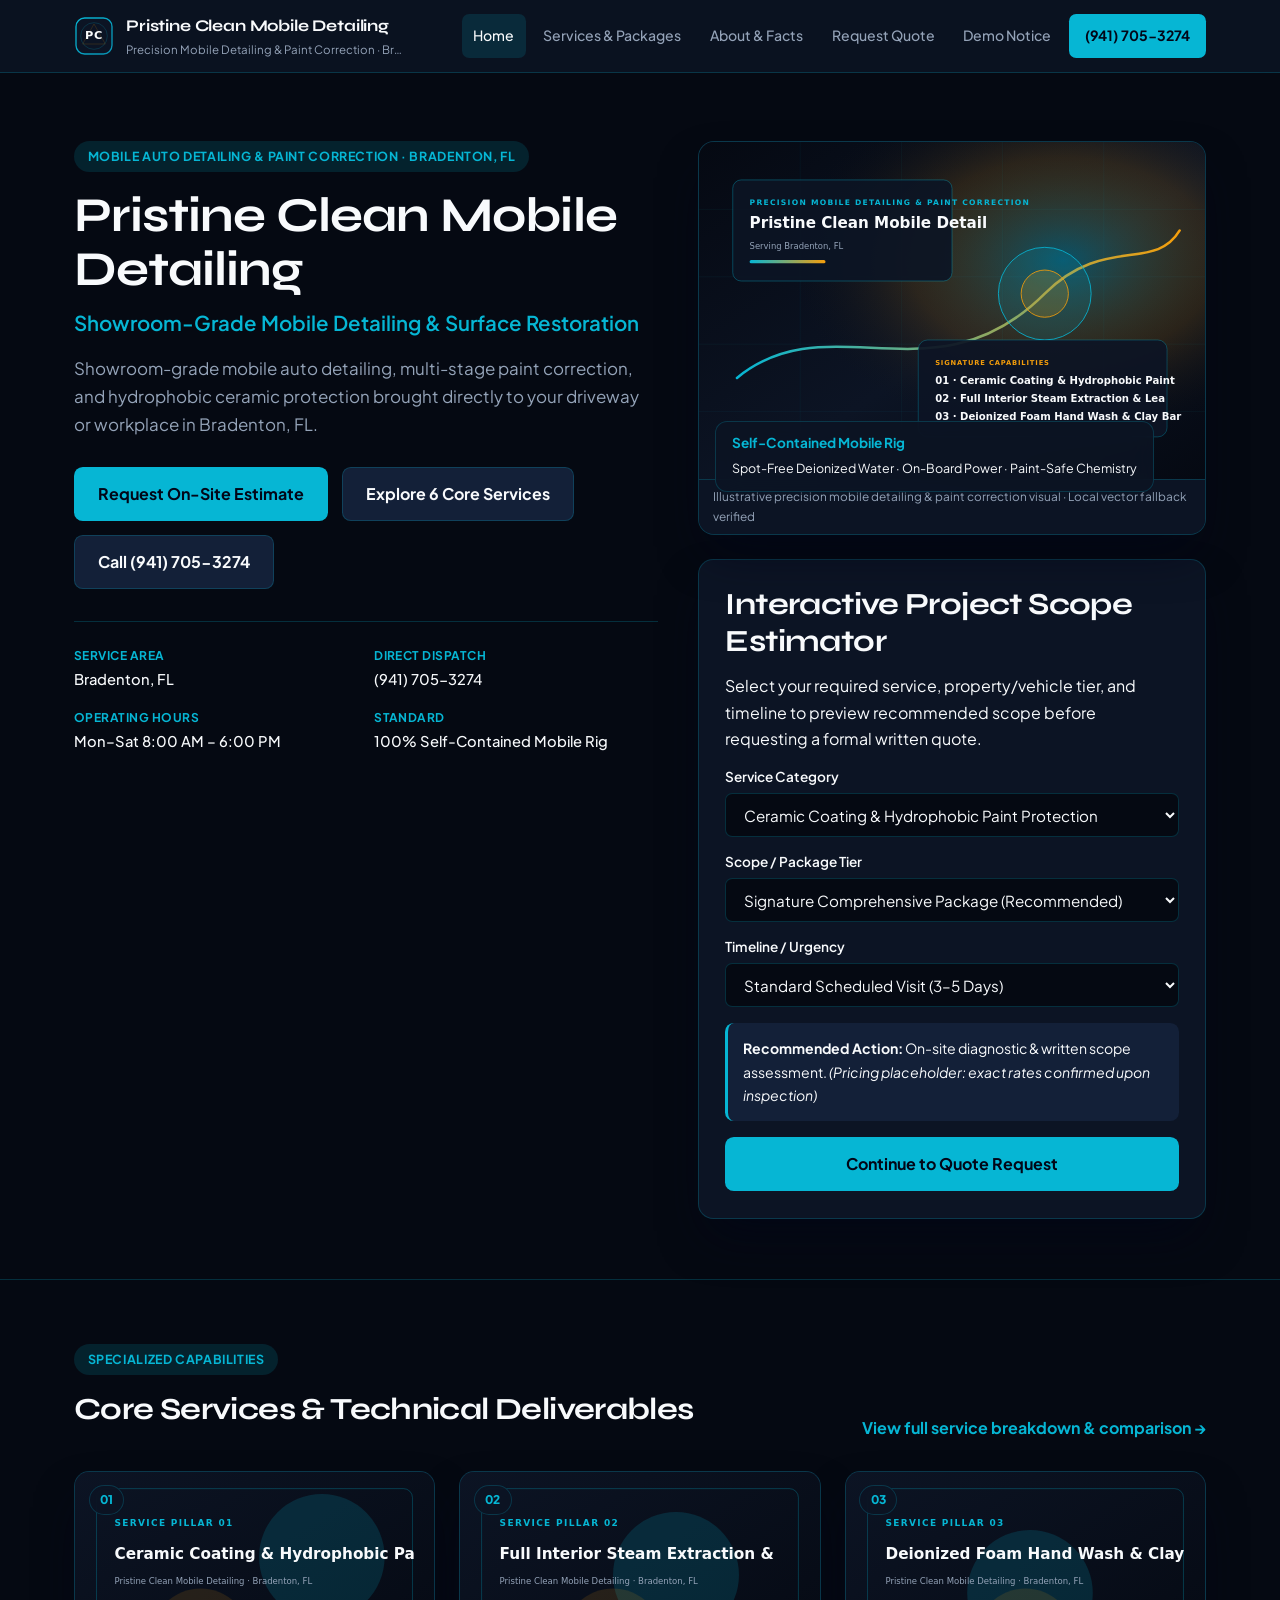
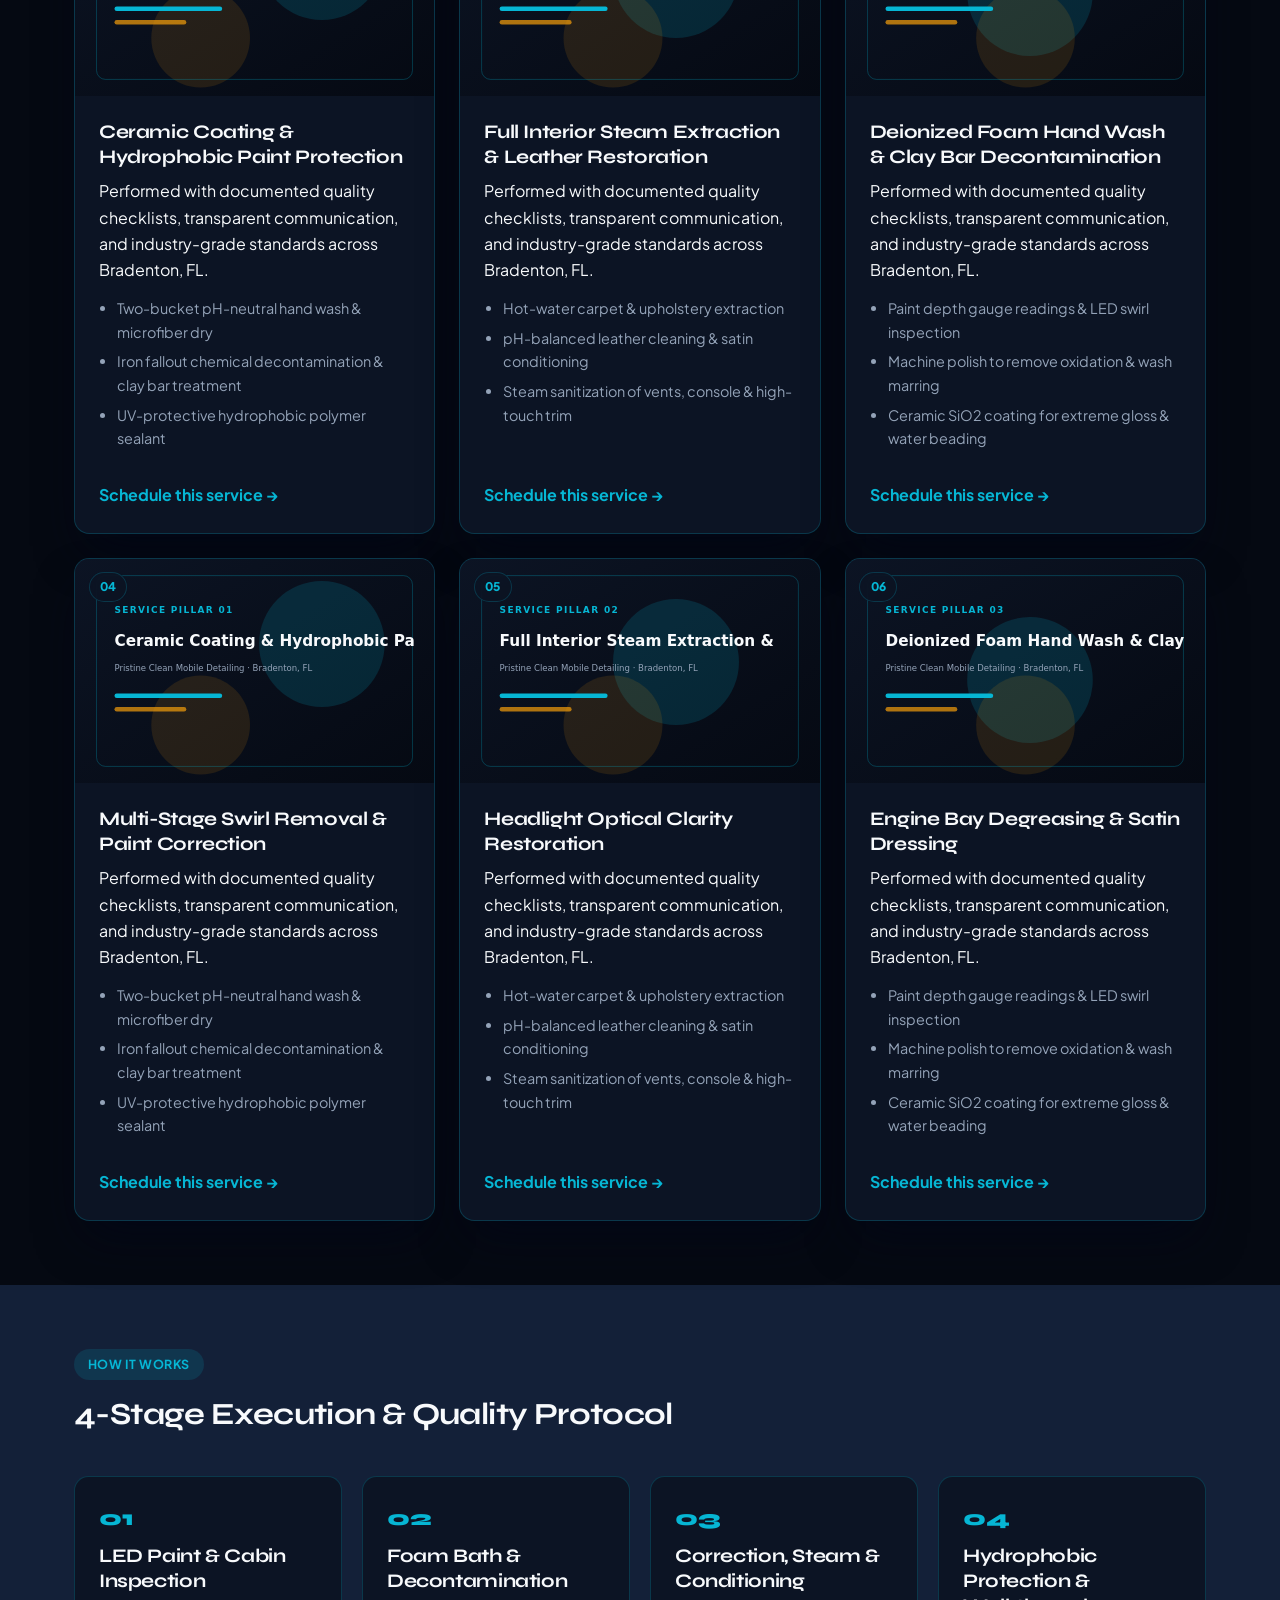
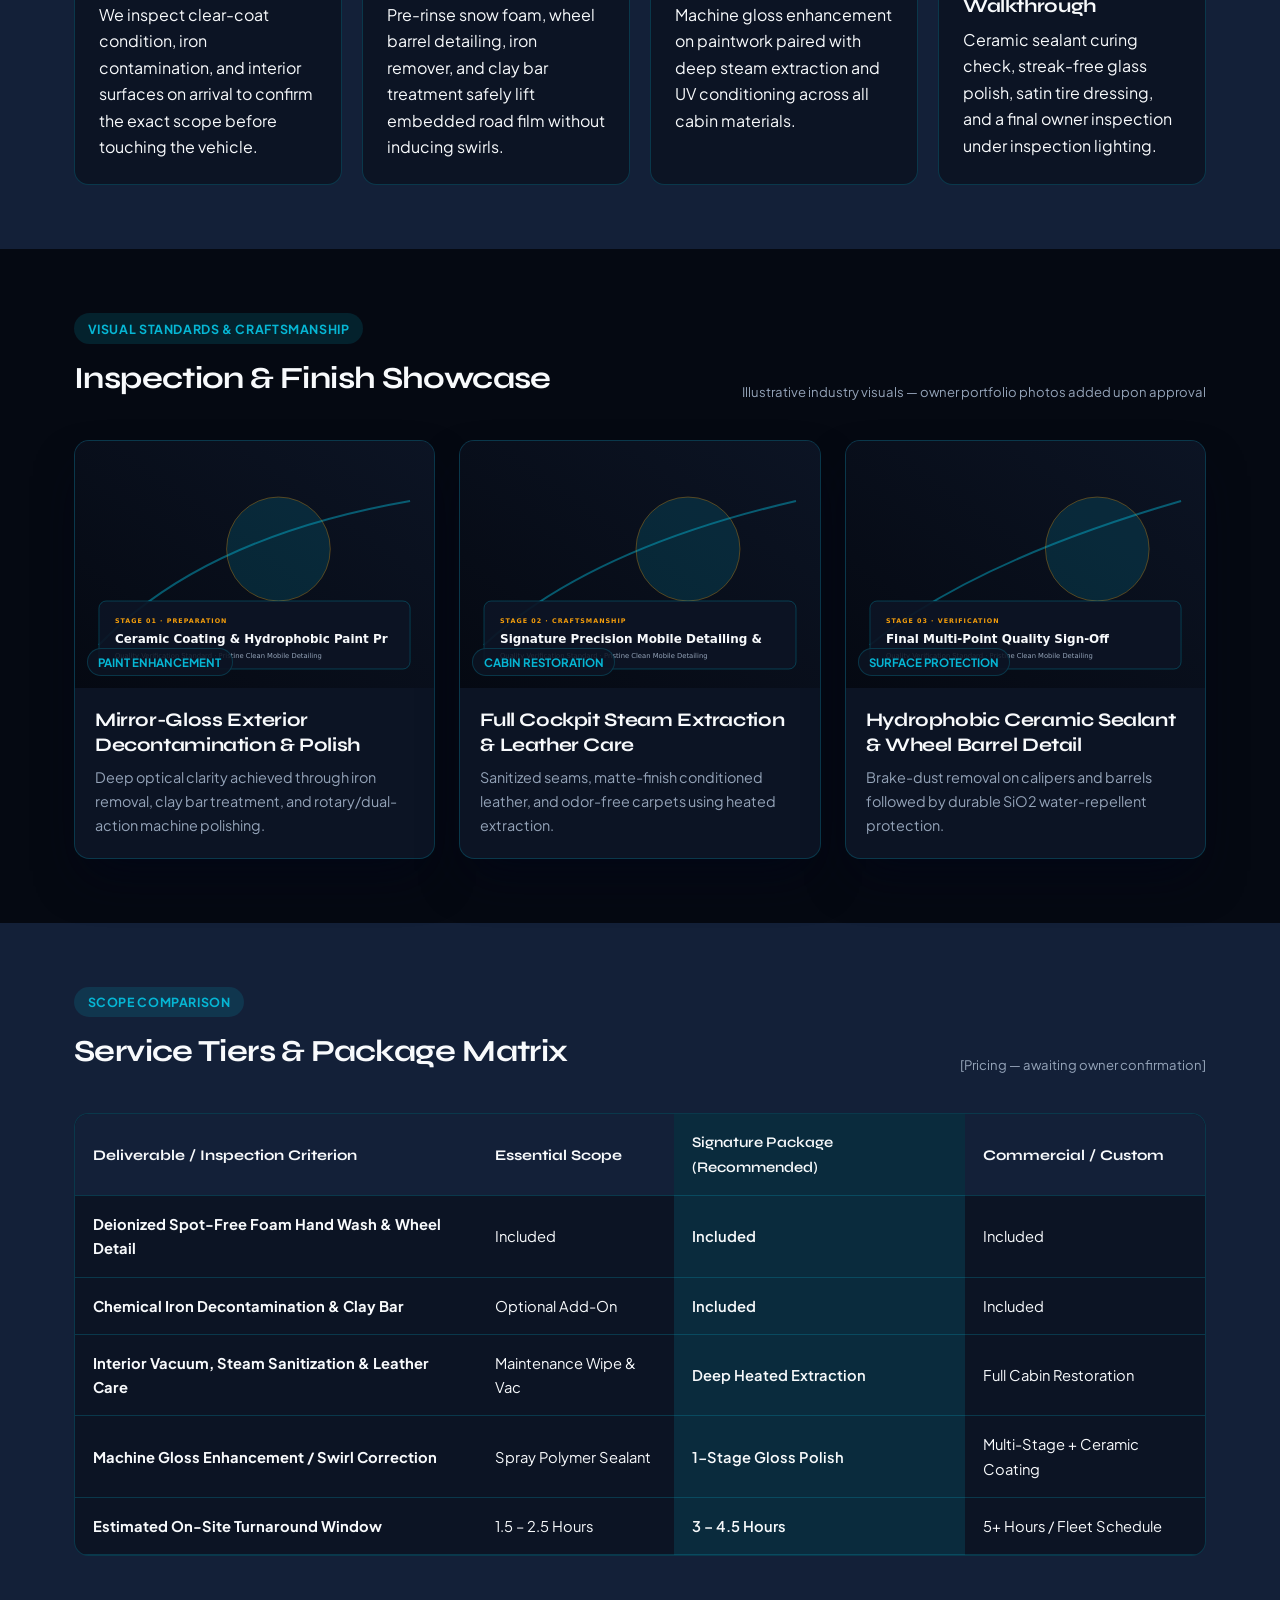
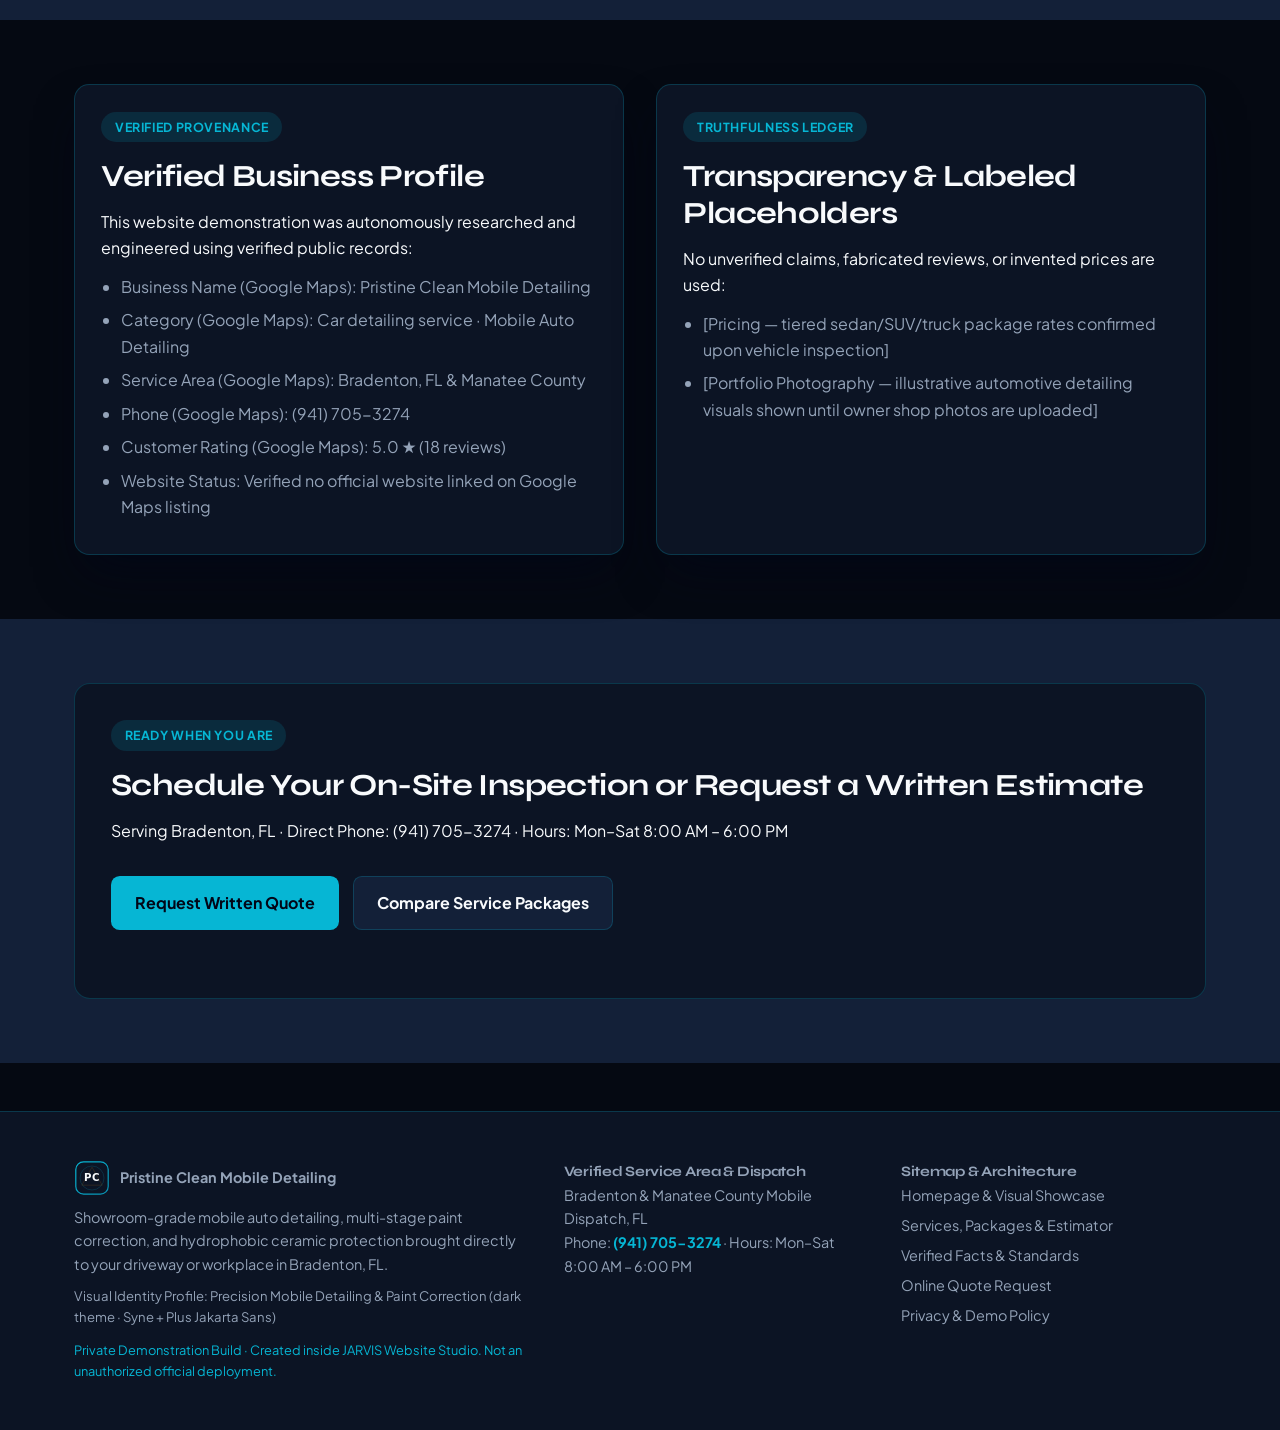
<file: index.html>
<!DOCTYPE html>
<html lang="en" data-theme="dark" data-industry="auto_detailing">
<head>
  <meta charset="UTF-8" />
  <meta name="viewport" content="width=device-width, initial-scale=1.0" />
  <title>Mobile Auto Detailing &amp; Paint Correction in Bradenton, FL | Pristine Clean Mobile Detailing</title>
  <meta name="description" content="Pristine Clean Mobile Detailing in Bradenton, FL: Showroom-grade mobile auto detailing, multi-stage paint correction, and hydrophobic ceramic protection broug" />
  <meta property="og:title" content="Mobile Auto Detailing &amp; Paint Correction in Bradenton, FL | Pristine Clean Mobile Detailing" />
  <meta property="og:description" content="Pristine Clean Mobile Detailing in Bradenton, FL: Showroom-grade mobile auto detailing, multi-stage paint correction, and hydrophobic ceramic protection broug" />
  <meta property="og:type" content="website" />
  <meta property="og:image" content="https://pristine-clean-mobile-detailing.example.com/hero-visual.svg" />
  <link rel="canonical" href="https://pristine-clean-mobile-detailing.example.com/index.html" />
  <link rel="preconnect" href="https://fonts.googleapis.com" />
  <link rel="preconnect" href="https://fonts.gstatic.com" crossorigin />
  <link rel="stylesheet" href="https://fonts.googleapis.com/css2?family=Plus+Jakarta+Sans:wght@400;500;600;700&family=Syne:wght@700;800&display=swap" />
  <link rel="stylesheet" href="styles.css" />
  <script type="application/ld+json">
{
  "@context": "https://schema.org",
  "@type": "LocalBusiness",
  "name": "Pristine Clean Mobile Detailing",
  "description": "Pristine Clean Mobile Detailing in Bradenton, FL: Showroom-grade mobile auto detailing, multi-stage paint correction, and hydrophobic ceramic protection broug",
  "image": "https://pristine-clean-mobile-detailing.example.com/hero-visual.svg",
  "telephone": "(941) 705-3274",
  "address": {
    "@type": "PostalAddress",
    "streetAddress": "Bradenton & Manatee County Mobile Dispatch, FL",
    "addressLocality": "Bradenton, FL"
  },
  "url": "https://pristine-clean-mobile-detailing.example.com/"
}
  </script>
</head>
<body>

  <header class="site-header" data-theme="dark">
    <div class="container nav-row">
      <a href="index.html" class="brand">
        <img src="brand-emblem.svg" alt="Pristine Clean Mobile Detailing emblem" width="42" height="42" class="brand-emblem" />
        <span>
          <strong class="brand-name">Pristine Clean Mobile Detailing</strong>
          <small class="brand-loc">Precision Mobile Detailing &amp; Paint Correction · Bradenton, FL</small>
        </span>
      </a>
      <button type="button" class="nav-toggle" data-nav-toggle aria-expanded="false" aria-controls="primary-navigation" aria-label="Toggle navigation menu">Menu</button>
      <nav id="primary-navigation" class="site-nav" data-nav-menu aria-label="Primary Navigation">
        <a href="index.html" class="active">Home</a>
        <a href="services.html" class="">Services &amp; Packages</a>
        <a href="about.html" class="">About &amp; Facts</a>
        <a href="contact.html" class="">Request Quote</a>
        <a href="privacy.html" class="">Demo Notice</a>
        <a href="tel:9417053274" class="nav-cta-phone">(941) 705-3274</a>
      </nav>
    </div>
  </header>
  <main>
    <section class="hero hero--split_showcase">
      <div class="container hero-grid">
        <div class="hero-copy">
          <span class="eyebrow-badge">Mobile Auto Detailing &amp; Paint Correction · Bradenton, FL</span>
          <h1>Pristine Clean Mobile Detailing</h1>
          <p class="hero-kicker">Showroom-Grade Mobile Detailing &amp; Surface Restoration</p>
          <p class="lead">Showroom-grade mobile auto detailing, multi-stage paint correction, and hydrophobic ceramic protection brought directly to your driveway or workplace in Bradenton, FL.</p>
          <div class="cta-group">
            <a href="contact.html" class="btn-primary">Request On-Site Estimate</a>
            <a href="services.html" class="btn-secondary">Explore 6 Core Services</a>
            <a href="tel:9417053274" class="btn-secondary">Call (941) 705-3274</a>
          </div>
          <div class="trust-strip" role="region" aria-label="Key Service Commitments">
            <div><strong>Service Area</strong><span>Bradenton, FL</span></div>
            <div><strong>Direct Dispatch</strong><span>(941) 705-3274</span></div>
            <div><strong>Operating Hours</strong><span>Mon–Sat 8:00 AM – 6:00 PM</span></div>
            <div><strong>Standard</strong><span>100% Self-Contained Mobile Rig</span></div>
          </div>
        </div>

        <div class="hero-visual-stack">
          <figure class="hero-media">
            <img
              src="https://images.unsplash.com/photo-1601362840469-51e4d8d58785?auto=format&fit=crop&w=1400&q=85"
              data-local-asset="hero-visual.svg"
              onerror="this.onerror=null;this.src='hero-visual.svg';"
              alt="Pristine Clean Mobile Detailing — high-gloss exterior paint correction and mobile detailing finish in Bradenton, FL"
              width="1200"
              height="800"
              fetchpriority="high"
              decoding="async"
              class="hero-img"
            />
            <div class="hero-floating-badge">
              <strong>Self-Contained Mobile Rig</strong>
              <span>Spot-Free Deionized Water · On-Board Power · Paint-Safe Chemistry</span>
            </div>
            <figcaption class="media-caption">Illustrative precision mobile detailing &amp; paint correction visual · Local vector fallback verified</figcaption>
          </figure>

          <aside class="estimator-card" aria-label="Interactive Project Scope Estimator">
            <h2>Interactive Project Scope Estimator</h2>
            <p>Select your required service, property/vehicle tier, and timeline to preview recommended scope before requesting a formal written quote.</p>
            <form data-estimator-form>
              <label for="est-service">Service Category</label>
              <select id="est-service" name="service">
                <option value="0">Ceramic Coating &amp; Hydrophobic Paint Protection</option>
                <option value="1">Full Interior Steam Extraction &amp; Leather Restoration</option>
                <option value="2">Deionized Foam Hand Wash &amp; Clay Bar Decontamination</option>
                <option value="3">Multi-Stage Swirl Removal &amp; Paint Correction</option>
                <option value="4">Headlight Optical Clarity Restoration</option>
                <option value="5">Engine Bay Degreasing &amp; Satin Dressing</option>
              </select>
              <label for="est-tier">Scope / Package Tier</label>
              <select id="est-tier" name="tier">
                <option value="signature">Signature Comprehensive Package (Recommended)</option>
                <option value="essential">Essential Maintenance Scope</option>
                <option value="custom">Commercial / Fleet / Custom Multi-Unit Scope</option>
              </select>
              <label for="est-urgency">Timeline / Urgency</label>
              <select id="est-urgency" name="urgency">
                <option value="standard">Standard Scheduled Visit (3–5 Days)</option>
                <option value="priority">Priority Dispatch (Within 24–48 Hours)</option>
                <option value="emergency">Same-Day / Urgent Response</option>
              </select>
              <div class="estimator-output" data-estimator-output>
                <strong>Recommended Action:</strong> On-site diagnostic &amp; written scope assessment. <em>(Pricing placeholder: exact rates confirmed upon inspection)</em>
              </div>
              <a href="contact.html" class="btn-primary full-width">Continue to Quote Request</a>
            </form>
          </aside>
        </div>
      </div>
    </section>

    <section class="section">
      <div class="container">
        <div class="section-header">
          <div>
            <span class="eyebrow-badge">Specialized Capabilities</span>
            <h2>Core Services &amp; Technical Deliverables</h2>
          </div>
          <a href="services.html" class="text-link">View full service breakdown &amp; comparison →</a>
        </div>
        <div class="cards-grid">
          
          <article class="service-card service-card--media">
            <div class="service-card-media">
              <img
                src="https://images.unsplash.com/photo-1520340356584-f9917d1eea6f?auto=format&fit=crop&w=900&q=80"
                data-local-asset="service-1.svg"
                onerror="this.onerror=null;this.src='service-1.svg';"
                alt="Ceramic Coating &amp; Hydrophobic Paint Protection — Pristine Clean Mobile Detailing in Bradenton, FL"
                width="800"
                height="520"
                loading="lazy"
                decoding="async"
              />
              <span class="step-badge">01</span>
            </div>
            <div class="service-card-body">
              <h3>Ceramic Coating &amp; Hydrophobic Paint Protection</h3>
              <p>Performed with documented quality checklists, transparent communication, and industry-grade standards across Bradenton, FL.</p>
              <ul class="deliverable-list">
                <li>Two-bucket pH-neutral hand wash &amp; microfiber dry</li>
                <li>Iron fallout chemical decontamination &amp; clay bar treatment</li>
                <li>UV-protective hydrophobic polymer sealant</li>
              </ul>
              <a href="contact.html?service=Ceramic%20Coating%20%26%20Hydrophobic%20Paint%20Protection" class="text-link">Schedule this service →</a>
            </div>
          </article>
          
          <article class="service-card service-card--media">
            <div class="service-card-media">
              <img
                src="https://images.unsplash.com/photo-1507136566006-cfc505b114fc?auto=format&fit=crop&w=900&q=80"
                data-local-asset="service-2.svg"
                onerror="this.onerror=null;this.src='service-2.svg';"
                alt="Full Interior Steam Extraction &amp; Leather Restoration — Pristine Clean Mobile Detailing in Bradenton, FL"
                width="800"
                height="520"
                loading="lazy"
                decoding="async"
              />
              <span class="step-badge">02</span>
            </div>
            <div class="service-card-body">
              <h3>Full Interior Steam Extraction &amp; Leather Restoration</h3>
              <p>Performed with documented quality checklists, transparent communication, and industry-grade standards across Bradenton, FL.</p>
              <ul class="deliverable-list">
                <li>Hot-water carpet &amp; upholstery extraction</li>
                <li>pH-balanced leather cleaning &amp; satin conditioning</li>
                <li>Steam sanitization of vents, console &amp; high-touch trim</li>
              </ul>
              <a href="contact.html?service=Full%20Interior%20Steam%20Extraction%20%26%20Leather%20Restoration" class="text-link">Schedule this service →</a>
            </div>
          </article>
          
          <article class="service-card service-card--media">
            <div class="service-card-media">
              <img
                src="https://images.unsplash.com/photo-1619642751034-765dfdf7c58e?auto=format&fit=crop&w=900&q=80"
                data-local-asset="service-3.svg"
                onerror="this.onerror=null;this.src='service-3.svg';"
                alt="Deionized Foam Hand Wash &amp; Clay Bar Decontamination — Pristine Clean Mobile Detailing in Bradenton, FL"
                width="800"
                height="520"
                loading="lazy"
                decoding="async"
              />
              <span class="step-badge">03</span>
            </div>
            <div class="service-card-body">
              <h3>Deionized Foam Hand Wash &amp; Clay Bar Decontamination</h3>
              <p>Performed with documented quality checklists, transparent communication, and industry-grade standards across Bradenton, FL.</p>
              <ul class="deliverable-list">
                <li>Paint depth gauge readings &amp; LED swirl inspection</li>
                <li>Machine polish to remove oxidation &amp; wash marring</li>
                <li>Ceramic SiO2 coating for extreme gloss &amp; water beading</li>
              </ul>
              <a href="contact.html?service=Deionized%20Foam%20Hand%20Wash%20%26%20Clay%20Bar%20Decontamination" class="text-link">Schedule this service →</a>
            </div>
          </article>
          
          <article class="service-card service-card--media">
            <div class="service-card-media">
              <img
                src="https://images.unsplash.com/photo-1520340356584-f9917d1eea6f?auto=format&fit=crop&w=900&q=80"
                data-local-asset="service-1.svg"
                onerror="this.onerror=null;this.src='service-1.svg';"
                alt="Multi-Stage Swirl Removal &amp; Paint Correction — Pristine Clean Mobile Detailing in Bradenton, FL"
                width="800"
                height="520"
                loading="lazy"
                decoding="async"
              />
              <span class="step-badge">04</span>
            </div>
            <div class="service-card-body">
              <h3>Multi-Stage Swirl Removal &amp; Paint Correction</h3>
              <p>Performed with documented quality checklists, transparent communication, and industry-grade standards across Bradenton, FL.</p>
              <ul class="deliverable-list">
                <li>Two-bucket pH-neutral hand wash &amp; microfiber dry</li>
                <li>Iron fallout chemical decontamination &amp; clay bar treatment</li>
                <li>UV-protective hydrophobic polymer sealant</li>
              </ul>
              <a href="contact.html?service=Multi-Stage%20Swirl%20Removal%20%26%20Paint%20Correction" class="text-link">Schedule this service →</a>
            </div>
          </article>
          
          <article class="service-card service-card--media">
            <div class="service-card-media">
              <img
                src="https://images.unsplash.com/photo-1507136566006-cfc505b114fc?auto=format&fit=crop&w=900&q=80"
                data-local-asset="service-2.svg"
                onerror="this.onerror=null;this.src='service-2.svg';"
                alt="Headlight Optical Clarity Restoration — Pristine Clean Mobile Detailing in Bradenton, FL"
                width="800"
                height="520"
                loading="lazy"
                decoding="async"
              />
              <span class="step-badge">05</span>
            </div>
            <div class="service-card-body">
              <h3>Headlight Optical Clarity Restoration</h3>
              <p>Performed with documented quality checklists, transparent communication, and industry-grade standards across Bradenton, FL.</p>
              <ul class="deliverable-list">
                <li>Hot-water carpet &amp; upholstery extraction</li>
                <li>pH-balanced leather cleaning &amp; satin conditioning</li>
                <li>Steam sanitization of vents, console &amp; high-touch trim</li>
              </ul>
              <a href="contact.html?service=Headlight%20Optical%20Clarity%20Restoration" class="text-link">Schedule this service →</a>
            </div>
          </article>
          
          <article class="service-card service-card--media">
            <div class="service-card-media">
              <img
                src="https://images.unsplash.com/photo-1619642751034-765dfdf7c58e?auto=format&fit=crop&w=900&q=80"
                data-local-asset="service-3.svg"
                onerror="this.onerror=null;this.src='service-3.svg';"
                alt="Engine Bay Degreasing &amp; Satin Dressing — Pristine Clean Mobile Detailing in Bradenton, FL"
                width="800"
                height="520"
                loading="lazy"
                decoding="async"
              />
              <span class="step-badge">06</span>
            </div>
            <div class="service-card-body">
              <h3>Engine Bay Degreasing &amp; Satin Dressing</h3>
              <p>Performed with documented quality checklists, transparent communication, and industry-grade standards across Bradenton, FL.</p>
              <ul class="deliverable-list">
                <li>Paint depth gauge readings &amp; LED swirl inspection</li>
                <li>Machine polish to remove oxidation &amp; wash marring</li>
                <li>Ceramic SiO2 coating for extreme gloss &amp; water beading</li>
              </ul>
              <a href="contact.html?service=Engine%20Bay%20Degreasing%20%26%20Satin%20Dressing" class="text-link">Schedule this service →</a>
            </div>
          </article>
        </div>
      </div>
    </section>

    <section class="section alt-bg">
      <div class="container">
        <div class="section-header">
          <div>
            <span class="eyebrow-badge">How It Works</span>
            <h2>4-Stage Execution &amp; Quality Protocol</h2>
          </div>
        </div>
        <div class="process-timeline">
          
          <div class="process-step">
            <span class="process-num">01</span>
            <h3>LED Paint &amp; Cabin Inspection</h3>
            <p>We inspect clear-coat condition, iron contamination, and interior surfaces on arrival to confirm the exact scope before touching the vehicle.</p>
          </div>
          
          <div class="process-step">
            <span class="process-num">02</span>
            <h3>Foam Bath &amp; Decontamination</h3>
            <p>Pre-rinse snow foam, wheel barrel detailing, iron remover, and clay bar treatment safely lift embedded road film without inducing swirls.</p>
          </div>
          
          <div class="process-step">
            <span class="process-num">03</span>
            <h3>Correction, Steam &amp; Conditioning</h3>
            <p>Machine gloss enhancement on paintwork paired with deep steam extraction and UV conditioning across all cabin materials.</p>
          </div>
          
          <div class="process-step">
            <span class="process-num">04</span>
            <h3>Hydrophobic Protection &amp; Walkthrough</h3>
            <p>Ceramic sealant curing check, streak-free glass polish, satin tire dressing, and a final owner inspection under inspection lighting.</p>
          </div>
        </div>
      </div>
    </section>

    <section class="section">
      <div class="container">
        <div class="section-header">
          <div>
            <span class="eyebrow-badge">Visual Standards &amp; Craftsmanship</span>
            <h2>Inspection &amp; Finish Showcase</h2>
          </div>
          <span class="muted-note">Illustrative industry visuals — owner portfolio photos added upon approval</span>
        </div>
        <div class="gallery-grid">
          
          <figure class="gallery-card">
            <div class="gallery-media">
              <img
                src="https://images.unsplash.com/photo-1601362840469-51e4d8d58785?auto=format&fit=crop&w=900&q=80"
                data-local-asset="gallery-1.svg"
                onerror="this.onerror=null;this.src='gallery-1.svg';"
                alt="Glossy dark vehicle hood reflection after paint correction"
                width="900"
                height="640"
                loading="lazy"
                decoding="async"
              />
              <span class="gallery-tag">Paint Enhancement</span>
            </div>
            <figcaption class="gallery-caption">
              <h3>Mirror-Gloss Exterior Decontamination &amp; Polish</h3>
              <p>Deep optical clarity achieved through iron removal, clay bar treatment, and rotary/dual-action machine polishing.</p>
            </figcaption>
          </figure>
          
          <figure class="gallery-card">
            <div class="gallery-media">
              <img
                src="https://images.unsplash.com/photo-1507136566006-cfc505b114fc?auto=format&fit=crop&w=900&q=80"
                data-local-asset="gallery-2.svg"
                onerror="this.onerror=null;this.src='gallery-2.svg';"
                alt="Detailed luxury car leather interior and steering wheel"
                width="900"
                height="640"
                loading="lazy"
                decoding="async"
              />
              <span class="gallery-tag">Cabin Restoration</span>
            </div>
            <figcaption class="gallery-caption">
              <h3>Full Cockpit Steam Extraction &amp; Leather Care</h3>
              <p>Sanitized seams, matte-finish conditioned leather, and odor-free carpets using heated extraction.</p>
            </figcaption>
          </figure>
          
          <figure class="gallery-card">
            <div class="gallery-media">
              <img
                src="https://images.unsplash.com/photo-1520340356584-f9917d1eea6f?auto=format&fit=crop&w=900&q=80"
                data-local-asset="gallery-3.svg"
                onerror="this.onerror=null;this.src='gallery-3.svg';"
                alt="Water beading on hydrophobic coated vehicle paintwork"
                width="900"
                height="640"
                loading="lazy"
                decoding="async"
              />
              <span class="gallery-tag">Surface Protection</span>
            </div>
            <figcaption class="gallery-caption">
              <h3>Hydrophobic Ceramic Sealant &amp; Wheel Barrel Detail</h3>
              <p>Brake-dust removal on calipers and barrels followed by durable SiO2 water-repellent protection.</p>
            </figcaption>
          </figure>
        </div>
      </div>
    </section>

    <section class="section alt-bg">
      <div class="container">
        <div class="section-header">
          <div>
            <span class="eyebrow-badge">Scope Comparison</span>
            <h2>Service Tiers &amp; Package Matrix</h2>
          </div>
          <span class="muted-note">[Pricing — awaiting owner confirmation]</span>
        </div>
        <div class="table-responsive">
          <table class="comparison-table">
            <thead>
              <tr>
                <th scope="col">Deliverable / Inspection Criterion</th>
                <th scope="col">Essential Scope</th>
                <th scope="col" class="col-featured">Signature Package (Recommended)</th>
                <th scope="col">Commercial / Custom</th>
              </tr>
            </thead>
            <tbody>
              
              <tr>
                <th scope="row">Deionized Spot-Free Foam Hand Wash &amp; Wheel Detail</th>
                <td>Included</td>
                <td class="col-featured">Included</td>
                <td>Included</td>
              </tr>
              
              <tr>
                <th scope="row">Chemical Iron Decontamination &amp; Clay Bar</th>
                <td>Optional Add-On</td>
                <td class="col-featured">Included</td>
                <td>Included</td>
              </tr>
              
              <tr>
                <th scope="row">Interior Vacuum, Steam Sanitization &amp; Leather Care</th>
                <td>Maintenance Wipe &amp; Vac</td>
                <td class="col-featured">Deep Heated Extraction</td>
                <td>Full Cabin Restoration</td>
              </tr>
              
              <tr>
                <th scope="row">Machine Gloss Enhancement / Swirl Correction</th>
                <td>Spray Polymer Sealant</td>
                <td class="col-featured">1-Stage Gloss Polish</td>
                <td>Multi-Stage + Ceramic Coating</td>
              </tr>
              
              <tr>
                <th scope="row">Estimated On-Site Turnaround Window</th>
                <td>1.5 – 2.5 Hours</td>
                <td class="col-featured">3 – 4.5 Hours</td>
                <td>5+ Hours / Fleet Schedule</td>
              </tr>
            </tbody>
          </table>
        </div>
      </div>
    </section>

    <section class="section">
      <div class="container split-grid">
        <div class="service-card">
          <span class="eyebrow-badge">Verified Provenance</span>
          <h2>Verified Business Profile</h2>
          <p>This website demonstration was autonomously researched and engineered using verified public records:</p>
          <ul class="fact-list">
            <li>Business Name (Google Maps): Pristine Clean Mobile Detailing</li>
            <li>Category (Google Maps): Car detailing service · Mobile Auto Detailing</li>
            <li>Service Area (Google Maps): Bradenton, FL &amp; Manatee County</li>
            <li>Phone (Google Maps): (941) 705-3274</li>
            <li>Customer Rating (Google Maps): 5.0 ★ (18 reviews)</li>
            <li>Website Status: Verified no official website linked on Google Maps listing</li>
          </ul>
        </div>
        <div class="service-card">
          <span class="eyebrow-badge">Truthfulness Ledger</span>
          <h2>Transparency &amp; Labeled Placeholders</h2>
          <p>No unverified claims, fabricated reviews, or invented prices are used:</p>
          <ul class="placeholder-list">
            <li>[Pricing — tiered sedan/SUV/truck package rates confirmed upon vehicle inspection]</li>
            <li>[Portfolio Photography — illustrative automotive detailing visuals shown until owner shop photos are uploaded]</li>
          </ul>
        </div>
      </div>
    </section>

    <section class="section alt-bg">
      <div class="container">
        <div class="cta-banner">
          <div>
            <span class="eyebrow-badge">Ready When You Are</span>
            <h2>Schedule Your On-Site Inspection or Request a Written Estimate</h2>
            <p>Serving Bradenton, FL · Direct Phone: (941) 705-3274 · Hours: Mon–Sat 8:00 AM – 6:00 PM</p>
          </div>
          <div class="cta-group">
            <a href="contact.html" class="btn-primary">Request Written Quote</a>
            <a href="services.html" class="btn-secondary">Compare Service Packages</a>
          </div>
        </div>
      </div>
    </section>
  </main>

  <footer class="site-footer">
    <div class="container footer-grid">
      <div>
        <div class="footer-brand-row">
          <img src="brand-emblem.svg" alt="Pristine Clean Mobile Detailing crest" width="36" height="36" loading="lazy" decoding="async" />
          <strong>Pristine Clean Mobile Detailing</strong>
        </div>
        <p>Showroom-grade mobile auto detailing, multi-stage paint correction, and hydrophobic ceramic protection brought directly to your driveway or workplace in Bradenton, FL.</p>
        <p class="muted-note">Visual Identity Profile: Precision Mobile Detailing &amp; Paint Correction (dark theme · Syne + Plus Jakarta Sans)</p>
        <p class="demo-banner">Private Demonstration Build · Created inside JARVIS Website Studio. Not an unauthorized official deployment.</p>
      </div>
      <div>
        <h4>Verified Service Area &amp; Dispatch</h4>
        <p>Bradenton &amp; Manatee County Mobile Dispatch, FL</p>
        <p>Phone: <a href="tel:9417053274" class="tel-link">(941) 705-3274</a> · Hours: Mon–Sat 8:00 AM – 6:00 PM</p>
      </div>
      <div>
        <h4>Sitemap &amp; Architecture</h4>
        <ul class="footer-links">
          <li><a href="index.html">Homepage &amp; Visual Showcase</a></li>
          <li><a href="services.html">Services, Packages &amp; Estimator</a></li>
          <li><a href="about.html">Verified Facts &amp; Standards</a></li>
          <li><a href="contact.html">Online Quote Request</a></li>
          <li><a href="privacy.html">Privacy &amp; Demo Policy</a></li>
        </ul>
      </div>
    </div>
  </footer>
  <script src="app.js"></script>
</body>
</html>
</file>
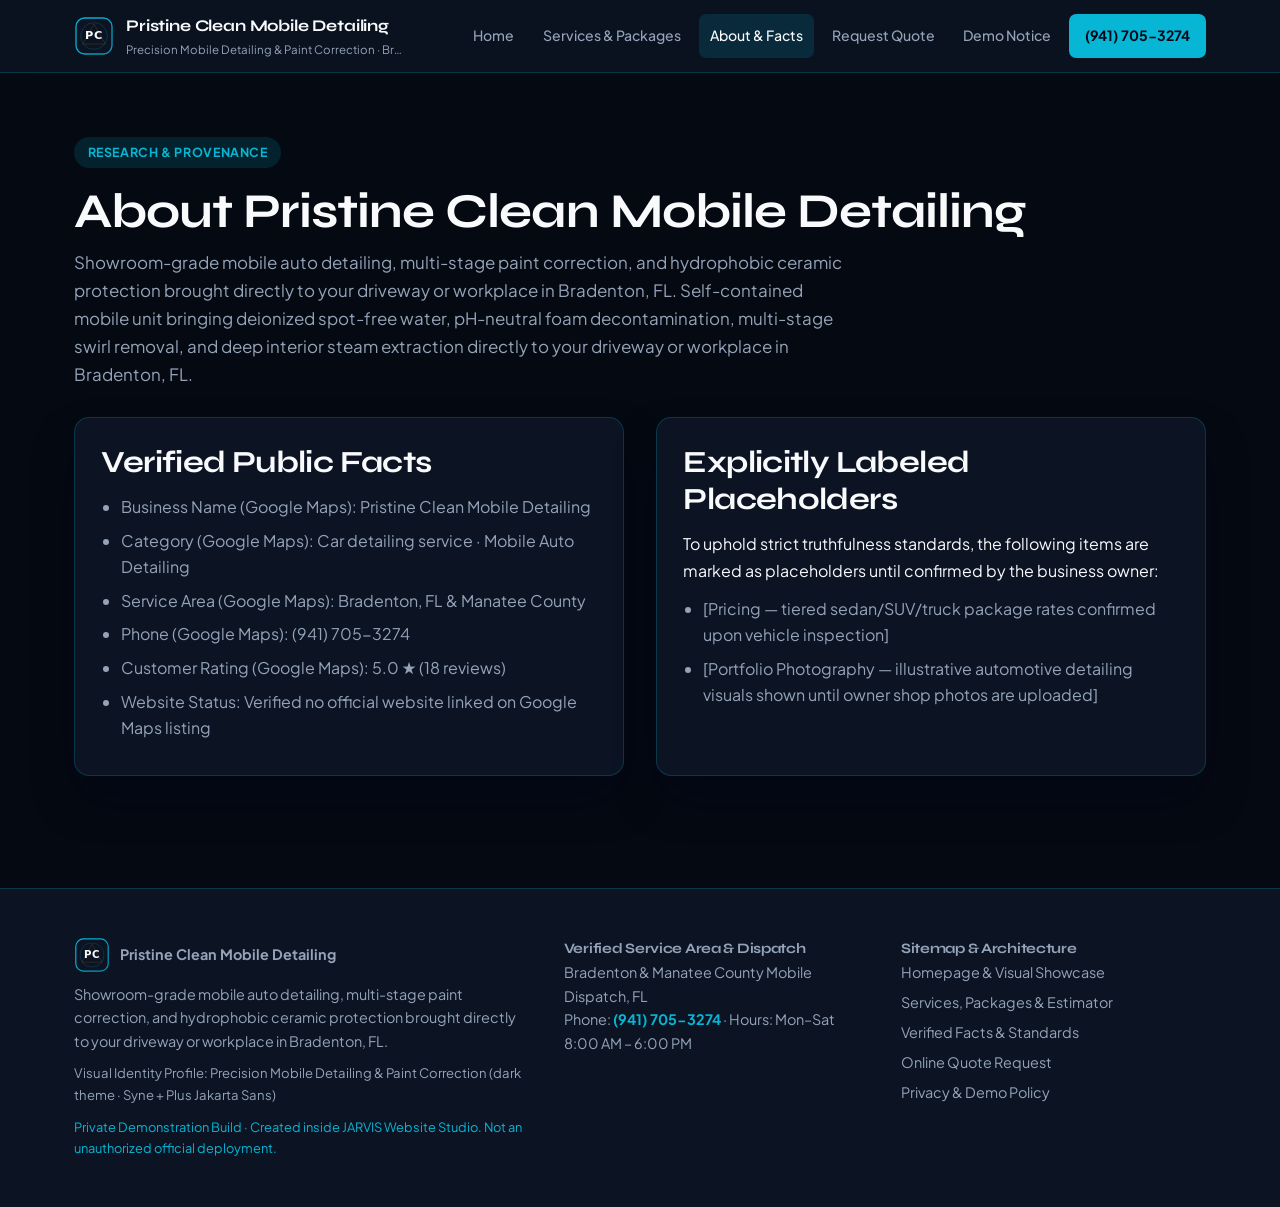
<file: about.html>
<!DOCTYPE html>
<html lang="en" data-theme="dark" data-industry="auto_detailing">
<head>
  <meta charset="UTF-8" />
  <meta name="viewport" content="width=device-width, initial-scale=1.0" />
  <title>About &amp; Verified Facts | Pristine Clean Mobile Detailing</title>
  <meta name="description" content="Pristine Clean Mobile Detailing in Bradenton, FL: Showroom-grade mobile auto detailing, multi-stage paint correction, and hydrophobic ceramic protection broug" />
  <meta property="og:title" content="About &amp; Verified Facts | Pristine Clean Mobile Detailing" />
  <meta property="og:description" content="Pristine Clean Mobile Detailing in Bradenton, FL: Showroom-grade mobile auto detailing, multi-stage paint correction, and hydrophobic ceramic protection broug" />
  <meta property="og:type" content="website" />
  <meta property="og:image" content="https://pristine-clean-mobile-detailing.example.com/hero-visual.svg" />
  <link rel="canonical" href="https://pristine-clean-mobile-detailing.example.com/about.html" />
  <link rel="preconnect" href="https://fonts.googleapis.com" />
  <link rel="preconnect" href="https://fonts.gstatic.com" crossorigin />
  <link rel="stylesheet" href="https://fonts.googleapis.com/css2?family=Plus+Jakarta+Sans:wght@400;500;600;700&family=Syne:wght@700;800&display=swap" />
  <link rel="stylesheet" href="styles.css" />
  <script type="application/ld+json">
{
  "@context": "https://schema.org",
  "@type": "LocalBusiness",
  "name": "Pristine Clean Mobile Detailing",
  "description": "Pristine Clean Mobile Detailing in Bradenton, FL: Showroom-grade mobile auto detailing, multi-stage paint correction, and hydrophobic ceramic protection broug",
  "image": "https://pristine-clean-mobile-detailing.example.com/hero-visual.svg",
  "telephone": "(941) 705-3274",
  "address": {
    "@type": "PostalAddress",
    "streetAddress": "Bradenton & Manatee County Mobile Dispatch, FL",
    "addressLocality": "Bradenton, FL"
  },
  "url": "https://pristine-clean-mobile-detailing.example.com/"
}
  </script>
</head>
<body>

  <header class="site-header" data-theme="dark">
    <div class="container nav-row">
      <a href="index.html" class="brand">
        <img src="brand-emblem.svg" alt="Pristine Clean Mobile Detailing emblem" width="42" height="42" class="brand-emblem" />
        <span>
          <strong class="brand-name">Pristine Clean Mobile Detailing</strong>
          <small class="brand-loc">Precision Mobile Detailing &amp; Paint Correction · Bradenton, FL</small>
        </span>
      </a>
      <button type="button" class="nav-toggle" data-nav-toggle aria-expanded="false" aria-controls="primary-navigation" aria-label="Toggle navigation menu">Menu</button>
      <nav id="primary-navigation" class="site-nav" data-nav-menu aria-label="Primary Navigation">
        <a href="index.html" class="">Home</a>
        <a href="services.html" class="">Services &amp; Packages</a>
        <a href="about.html" class="active">About &amp; Facts</a>
        <a href="contact.html" class="">Request Quote</a>
        <a href="privacy.html" class="">Demo Notice</a>
        <a href="tel:9417053274" class="nav-cta-phone">(941) 705-3274</a>
      </nav>
    </div>
  </header>
  <main class="section">
    <div class="container">
      <span class="eyebrow-badge">Research &amp; Provenance</span>
      <h1>About Pristine Clean Mobile Detailing</h1>
      <p class="lead">Showroom-grade mobile auto detailing, multi-stage paint correction, and hydrophobic ceramic protection brought directly to your driveway or workplace in Bradenton, FL. Self-contained mobile unit bringing deionized spot-free water, pH-neutral foam decontamination, multi-stage swirl removal, and deep interior steam extraction directly to your driveway or workplace in Bradenton, FL.</p>
      <div class="split-grid">
        <article class="service-card">
          <h2>Verified Public Facts</h2>
          <ul class="fact-list">
            <li>Business Name (Google Maps): Pristine Clean Mobile Detailing</li>
            <li>Category (Google Maps): Car detailing service · Mobile Auto Detailing</li>
            <li>Service Area (Google Maps): Bradenton, FL &amp; Manatee County</li>
            <li>Phone (Google Maps): (941) 705-3274</li>
            <li>Customer Rating (Google Maps): 5.0 ★ (18 reviews)</li>
            <li>Website Status: Verified no official website linked on Google Maps listing</li>
          </ul>
        </article>
        <article class="service-card">
          <h2>Explicitly Labeled Placeholders</h2>
          <p>To uphold strict truthfulness standards, the following items are marked as placeholders until confirmed by the business owner:</p>
          <ul class="placeholder-list">
            <li>[Pricing — tiered sedan/SUV/truck package rates confirmed upon vehicle inspection]</li>
            <li>[Portfolio Photography — illustrative automotive detailing visuals shown until owner shop photos are uploaded]</li>
          </ul>
        </article>
      </div>
    </div>
  </main>

  <footer class="site-footer">
    <div class="container footer-grid">
      <div>
        <div class="footer-brand-row">
          <img src="brand-emblem.svg" alt="Pristine Clean Mobile Detailing crest" width="36" height="36" loading="lazy" decoding="async" />
          <strong>Pristine Clean Mobile Detailing</strong>
        </div>
        <p>Showroom-grade mobile auto detailing, multi-stage paint correction, and hydrophobic ceramic protection brought directly to your driveway or workplace in Bradenton, FL.</p>
        <p class="muted-note">Visual Identity Profile: Precision Mobile Detailing &amp; Paint Correction (dark theme · Syne + Plus Jakarta Sans)</p>
        <p class="demo-banner">Private Demonstration Build · Created inside JARVIS Website Studio. Not an unauthorized official deployment.</p>
      </div>
      <div>
        <h4>Verified Service Area &amp; Dispatch</h4>
        <p>Bradenton &amp; Manatee County Mobile Dispatch, FL</p>
        <p>Phone: <a href="tel:9417053274" class="tel-link">(941) 705-3274</a> · Hours: Mon–Sat 8:00 AM – 6:00 PM</p>
      </div>
      <div>
        <h4>Sitemap &amp; Architecture</h4>
        <ul class="footer-links">
          <li><a href="index.html">Homepage &amp; Visual Showcase</a></li>
          <li><a href="services.html">Services, Packages &amp; Estimator</a></li>
          <li><a href="about.html">Verified Facts &amp; Standards</a></li>
          <li><a href="contact.html">Online Quote Request</a></li>
          <li><a href="privacy.html">Privacy &amp; Demo Policy</a></li>
        </ul>
      </div>
    </div>
  </footer>
  <script src="app.js"></script>
</body>
</html>
</file>
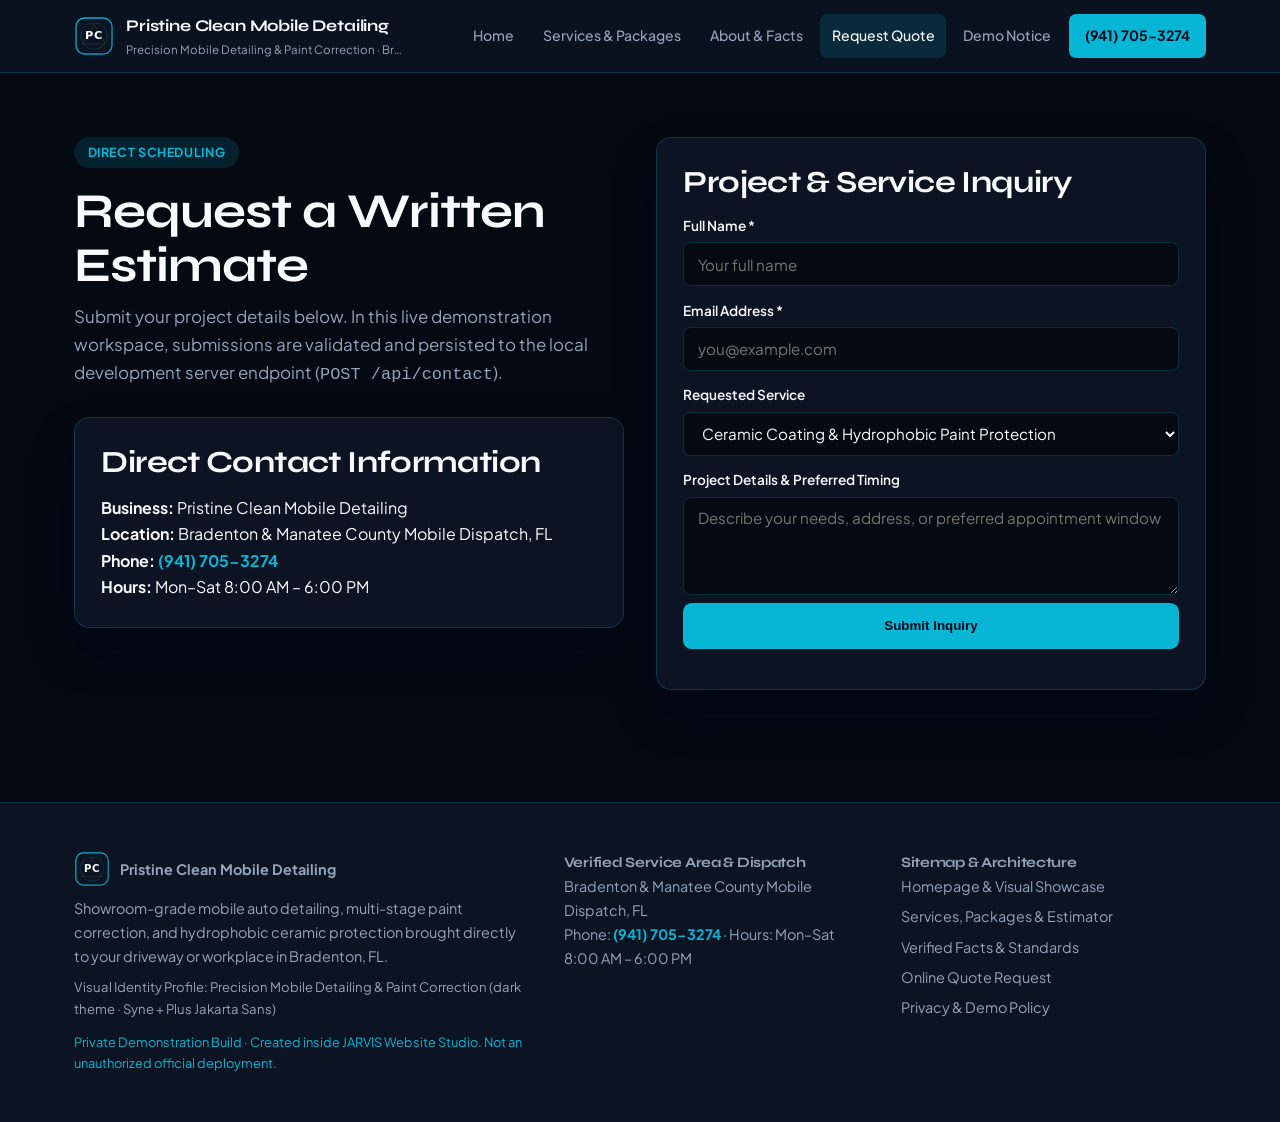
<file: contact.html>
<!DOCTYPE html>
<html lang="en" data-theme="dark" data-industry="auto_detailing">
<head>
  <meta charset="UTF-8" />
  <meta name="viewport" content="width=device-width, initial-scale=1.0" />
  <title>Request a Quote &amp; Contact | Pristine Clean Mobile Detailing</title>
  <meta name="description" content="Pristine Clean Mobile Detailing in Bradenton, FL: Showroom-grade mobile auto detailing, multi-stage paint correction, and hydrophobic ceramic protection broug" />
  <meta property="og:title" content="Request a Quote &amp; Contact | Pristine Clean Mobile Detailing" />
  <meta property="og:description" content="Pristine Clean Mobile Detailing in Bradenton, FL: Showroom-grade mobile auto detailing, multi-stage paint correction, and hydrophobic ceramic protection broug" />
  <meta property="og:type" content="website" />
  <meta property="og:image" content="https://pristine-clean-mobile-detailing.example.com/hero-visual.svg" />
  <link rel="canonical" href="https://pristine-clean-mobile-detailing.example.com/contact.html" />
  <link rel="preconnect" href="https://fonts.googleapis.com" />
  <link rel="preconnect" href="https://fonts.gstatic.com" crossorigin />
  <link rel="stylesheet" href="https://fonts.googleapis.com/css2?family=Plus+Jakarta+Sans:wght@400;500;600;700&family=Syne:wght@700;800&display=swap" />
  <link rel="stylesheet" href="styles.css" />
  <script type="application/ld+json">
{
  "@context": "https://schema.org",
  "@type": "LocalBusiness",
  "name": "Pristine Clean Mobile Detailing",
  "description": "Pristine Clean Mobile Detailing in Bradenton, FL: Showroom-grade mobile auto detailing, multi-stage paint correction, and hydrophobic ceramic protection broug",
  "image": "https://pristine-clean-mobile-detailing.example.com/hero-visual.svg",
  "telephone": "(941) 705-3274",
  "address": {
    "@type": "PostalAddress",
    "streetAddress": "Bradenton & Manatee County Mobile Dispatch, FL",
    "addressLocality": "Bradenton, FL"
  },
  "url": "https://pristine-clean-mobile-detailing.example.com/"
}
  </script>
</head>
<body>

  <header class="site-header" data-theme="dark">
    <div class="container nav-row">
      <a href="index.html" class="brand">
        <img src="brand-emblem.svg" alt="Pristine Clean Mobile Detailing emblem" width="42" height="42" class="brand-emblem" />
        <span>
          <strong class="brand-name">Pristine Clean Mobile Detailing</strong>
          <small class="brand-loc">Precision Mobile Detailing &amp; Paint Correction · Bradenton, FL</small>
        </span>
      </a>
      <button type="button" class="nav-toggle" data-nav-toggle aria-expanded="false" aria-controls="primary-navigation" aria-label="Toggle navigation menu">Menu</button>
      <nav id="primary-navigation" class="site-nav" data-nav-menu aria-label="Primary Navigation">
        <a href="index.html" class="">Home</a>
        <a href="services.html" class="">Services &amp; Packages</a>
        <a href="about.html" class="">About &amp; Facts</a>
        <a href="contact.html" class="active">Request Quote</a>
        <a href="privacy.html" class="">Demo Notice</a>
        <a href="tel:9417053274" class="nav-cta-phone">(941) 705-3274</a>
      </nav>
    </div>
  </header>
  <main class="section">
    <div class="container split-grid">
      <div>
        <span class="eyebrow-badge">Direct Scheduling</span>
        <h1>Request a Written Estimate</h1>
        <p class="lead">Submit your project details below. In this live demonstration workspace, submissions are validated and persisted to the local development server endpoint (<code>POST /api/contact</code>).</p>
        <div class="service-card">
          <h2>Direct Contact Information</h2>
          <p><strong>Business:</strong> Pristine Clean Mobile Detailing</p>
          <p><strong>Location:</strong> Bradenton &amp; Manatee County Mobile Dispatch, FL</p>
          <p><strong>Phone:</strong> <a href="tel:9417053274" class="tel-link">(941) 705-3274</a></p>
          <p><strong>Hours:</strong> Mon–Sat 8:00 AM – 6:00 PM</p>
        </div>
      </div>
      <div>
        <form id="contact-form" class="contact-card" novalidate>
          <h2>Project &amp; Service Inquiry</h2>
          <label for="lead-name">Full Name *</label>
          <input id="lead-name" name="name" type="text" required placeholder="Your full name" />

          <label for="lead-email">Email Address *</label>
          <input id="lead-email" name="email" type="email" required placeholder="you@example.com" />

          <label for="lead-service">Requested Service</label>
          <select id="lead-service" name="service">
            <option value="Ceramic Coating &amp; Hydrophobic Paint Protection">Ceramic Coating &amp; Hydrophobic Paint Protection</option>
            <option value="Full Interior Steam Extraction &amp; Leather Restoration">Full Interior Steam Extraction &amp; Leather Restoration</option>
            <option value="Deionized Foam Hand Wash &amp; Clay Bar Decontamination">Deionized Foam Hand Wash &amp; Clay Bar Decontamination</option>
            <option value="Multi-Stage Swirl Removal &amp; Paint Correction">Multi-Stage Swirl Removal &amp; Paint Correction</option>
            <option value="Headlight Optical Clarity Restoration">Headlight Optical Clarity Restoration</option>
            <option value="Engine Bay Degreasing &amp; Satin Dressing">Engine Bay Degreasing &amp; Satin Dressing</option>
          </select>

          <label for="lead-notes">Project Details &amp; Preferred Timing</label>
          <textarea id="lead-notes" name="notes" rows="4" placeholder="Describe your needs, address, or preferred appointment window"></textarea>

          <button type="submit" class="btn-primary full-width" id="contact-submit">Submit Inquiry</button>
          <div id="contact-status" class="form-status" role="status" aria-live="polite"></div>
        </form>
      </div>
    </div>
  </main>

  <footer class="site-footer">
    <div class="container footer-grid">
      <div>
        <div class="footer-brand-row">
          <img src="brand-emblem.svg" alt="Pristine Clean Mobile Detailing crest" width="36" height="36" loading="lazy" decoding="async" />
          <strong>Pristine Clean Mobile Detailing</strong>
        </div>
        <p>Showroom-grade mobile auto detailing, multi-stage paint correction, and hydrophobic ceramic protection brought directly to your driveway or workplace in Bradenton, FL.</p>
        <p class="muted-note">Visual Identity Profile: Precision Mobile Detailing &amp; Paint Correction (dark theme · Syne + Plus Jakarta Sans)</p>
        <p class="demo-banner">Private Demonstration Build · Created inside JARVIS Website Studio. Not an unauthorized official deployment.</p>
      </div>
      <div>
        <h4>Verified Service Area &amp; Dispatch</h4>
        <p>Bradenton &amp; Manatee County Mobile Dispatch, FL</p>
        <p>Phone: <a href="tel:9417053274" class="tel-link">(941) 705-3274</a> · Hours: Mon–Sat 8:00 AM – 6:00 PM</p>
      </div>
      <div>
        <h4>Sitemap &amp; Architecture</h4>
        <ul class="footer-links">
          <li><a href="index.html">Homepage &amp; Visual Showcase</a></li>
          <li><a href="services.html">Services, Packages &amp; Estimator</a></li>
          <li><a href="about.html">Verified Facts &amp; Standards</a></li>
          <li><a href="contact.html">Online Quote Request</a></li>
          <li><a href="privacy.html">Privacy &amp; Demo Policy</a></li>
        </ul>
      </div>
    </div>
  </footer>
  <script src="app.js"></script>
</body>
</html>
</file>
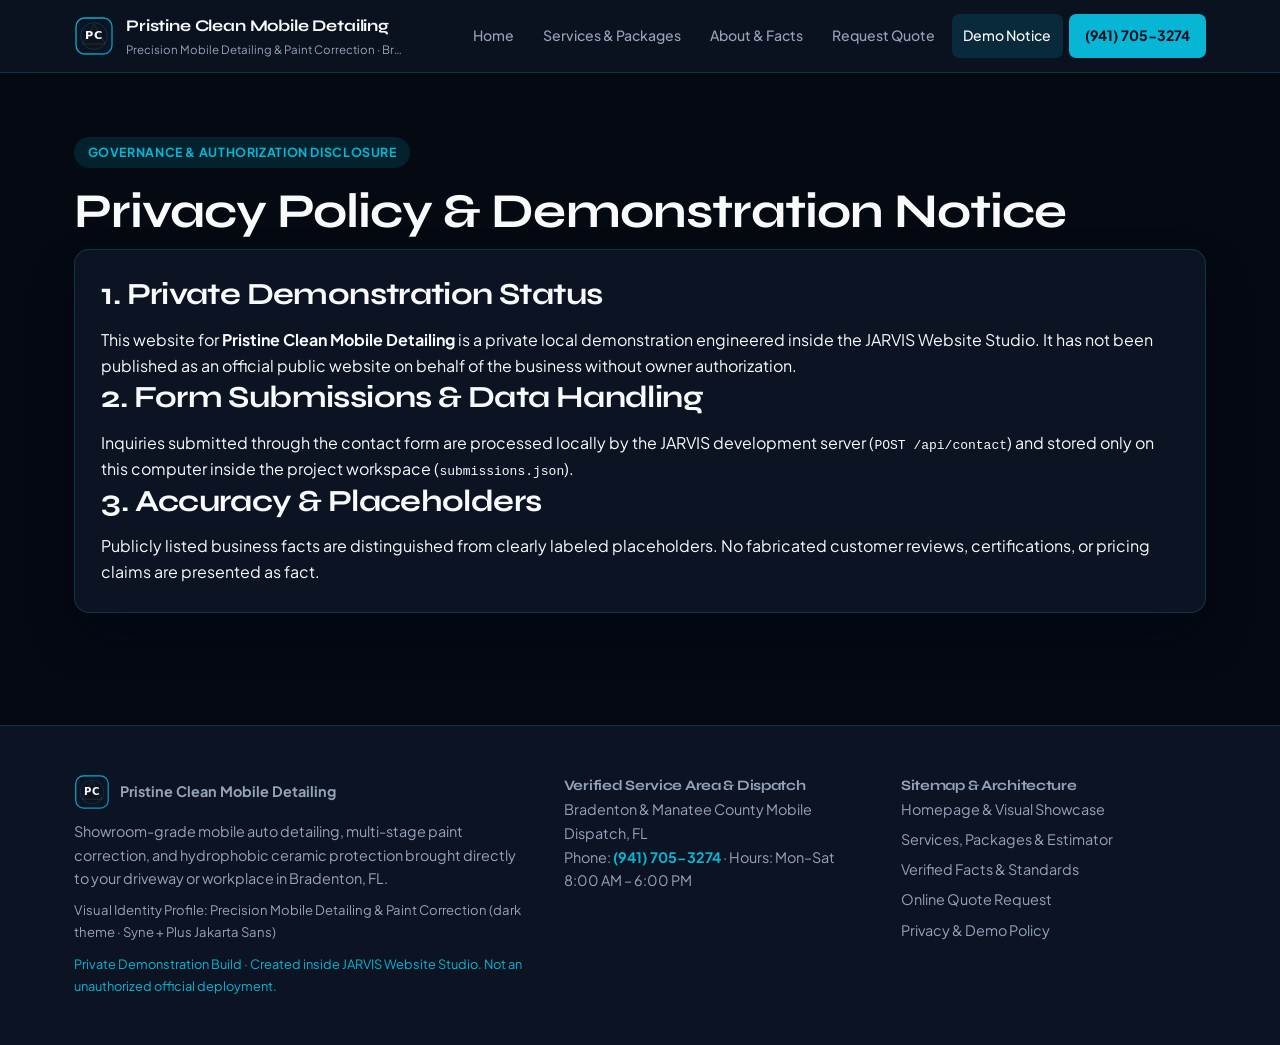
<file: privacy.html>
<!DOCTYPE html>
<html lang="en" data-theme="dark" data-industry="auto_detailing">
<head>
  <meta charset="UTF-8" />
  <meta name="viewport" content="width=device-width, initial-scale=1.0" />
  <title>Privacy Policy &amp; Demonstration Notice | Pristine Clean Mobile Detailing</title>
  <meta name="description" content="Pristine Clean Mobile Detailing in Bradenton, FL: Showroom-grade mobile auto detailing, multi-stage paint correction, and hydrophobic ceramic protection broug" />
  <meta property="og:title" content="Privacy Policy &amp; Demonstration Notice | Pristine Clean Mobile Detailing" />
  <meta property="og:description" content="Pristine Clean Mobile Detailing in Bradenton, FL: Showroom-grade mobile auto detailing, multi-stage paint correction, and hydrophobic ceramic protection broug" />
  <meta property="og:type" content="website" />
  <meta property="og:image" content="https://pristine-clean-mobile-detailing.example.com/hero-visual.svg" />
  <link rel="canonical" href="https://pristine-clean-mobile-detailing.example.com/privacy.html" />
  <link rel="preconnect" href="https://fonts.googleapis.com" />
  <link rel="preconnect" href="https://fonts.gstatic.com" crossorigin />
  <link rel="stylesheet" href="https://fonts.googleapis.com/css2?family=Plus+Jakarta+Sans:wght@400;500;600;700&family=Syne:wght@700;800&display=swap" />
  <link rel="stylesheet" href="styles.css" />
  <script type="application/ld+json">
{
  "@context": "https://schema.org",
  "@type": "LocalBusiness",
  "name": "Pristine Clean Mobile Detailing",
  "description": "Pristine Clean Mobile Detailing in Bradenton, FL: Showroom-grade mobile auto detailing, multi-stage paint correction, and hydrophobic ceramic protection broug",
  "image": "https://pristine-clean-mobile-detailing.example.com/hero-visual.svg",
  "telephone": "(941) 705-3274",
  "address": {
    "@type": "PostalAddress",
    "streetAddress": "Bradenton & Manatee County Mobile Dispatch, FL",
    "addressLocality": "Bradenton, FL"
  },
  "url": "https://pristine-clean-mobile-detailing.example.com/"
}
  </script>
</head>
<body>

  <header class="site-header" data-theme="dark">
    <div class="container nav-row">
      <a href="index.html" class="brand">
        <img src="brand-emblem.svg" alt="Pristine Clean Mobile Detailing emblem" width="42" height="42" class="brand-emblem" />
        <span>
          <strong class="brand-name">Pristine Clean Mobile Detailing</strong>
          <small class="brand-loc">Precision Mobile Detailing &amp; Paint Correction · Bradenton, FL</small>
        </span>
      </a>
      <button type="button" class="nav-toggle" data-nav-toggle aria-expanded="false" aria-controls="primary-navigation" aria-label="Toggle navigation menu">Menu</button>
      <nav id="primary-navigation" class="site-nav" data-nav-menu aria-label="Primary Navigation">
        <a href="index.html" class="">Home</a>
        <a href="services.html" class="">Services &amp; Packages</a>
        <a href="about.html" class="">About &amp; Facts</a>
        <a href="contact.html" class="">Request Quote</a>
        <a href="privacy.html" class="active">Demo Notice</a>
        <a href="tel:9417053274" class="nav-cta-phone">(941) 705-3274</a>
      </nav>
    </div>
  </header>
  <main class="section">
    <div class="container">
      <span class="eyebrow-badge">Governance &amp; Authorization Disclosure</span>
      <h1>Privacy Policy &amp; Demonstration Notice</h1>
      <div class="service-card">
        <h2>1. Private Demonstration Status</h2>
        <p>This website for <strong>Pristine Clean Mobile Detailing</strong> is a private local demonstration engineered inside the JARVIS Website Studio. It has not been published as an official public website on behalf of the business without owner authorization.</p>
        <h2>2. Form Submissions &amp; Data Handling</h2>
        <p>Inquiries submitted through the contact form are processed locally by the JARVIS development server (<code>POST /api/contact</code>) and stored only on this computer inside the project workspace (<code>submissions.json</code>).</p>
        <h2>3. Accuracy &amp; Placeholders</h2>
        <p>Publicly listed business facts are distinguished from clearly labeled placeholders. No fabricated customer reviews, certifications, or pricing claims are presented as fact.</p>
      </div>
    </div>
  </main>

  <footer class="site-footer">
    <div class="container footer-grid">
      <div>
        <div class="footer-brand-row">
          <img src="brand-emblem.svg" alt="Pristine Clean Mobile Detailing crest" width="36" height="36" loading="lazy" decoding="async" />
          <strong>Pristine Clean Mobile Detailing</strong>
        </div>
        <p>Showroom-grade mobile auto detailing, multi-stage paint correction, and hydrophobic ceramic protection brought directly to your driveway or workplace in Bradenton, FL.</p>
        <p class="muted-note">Visual Identity Profile: Precision Mobile Detailing &amp; Paint Correction (dark theme · Syne + Plus Jakarta Sans)</p>
        <p class="demo-banner">Private Demonstration Build · Created inside JARVIS Website Studio. Not an unauthorized official deployment.</p>
      </div>
      <div>
        <h4>Verified Service Area &amp; Dispatch</h4>
        <p>Bradenton &amp; Manatee County Mobile Dispatch, FL</p>
        <p>Phone: <a href="tel:9417053274" class="tel-link">(941) 705-3274</a> · Hours: Mon–Sat 8:00 AM – 6:00 PM</p>
      </div>
      <div>
        <h4>Sitemap &amp; Architecture</h4>
        <ul class="footer-links">
          <li><a href="index.html">Homepage &amp; Visual Showcase</a></li>
          <li><a href="services.html">Services, Packages &amp; Estimator</a></li>
          <li><a href="about.html">Verified Facts &amp; Standards</a></li>
          <li><a href="contact.html">Online Quote Request</a></li>
          <li><a href="privacy.html">Privacy &amp; Demo Policy</a></li>
        </ul>
      </div>
    </div>
  </footer>
  <script src="app.js"></script>
</body>
</html>
</file>
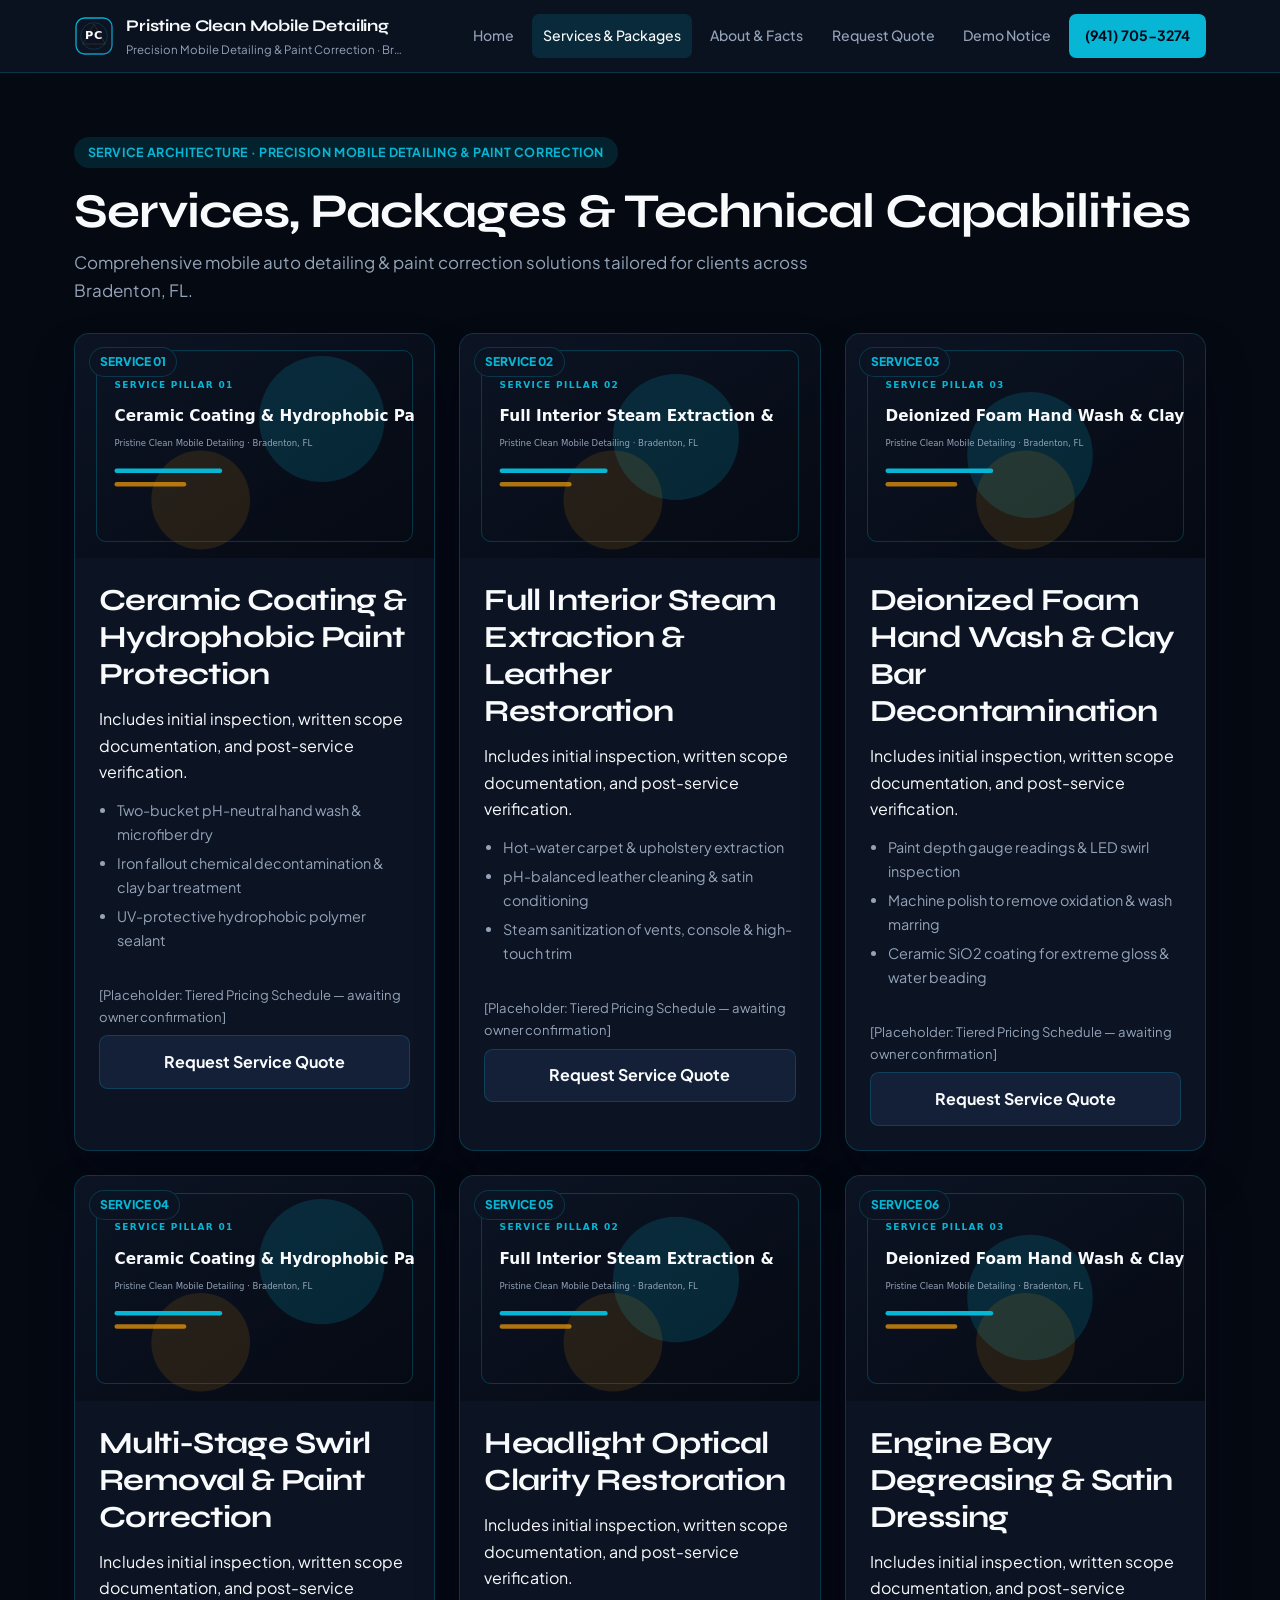
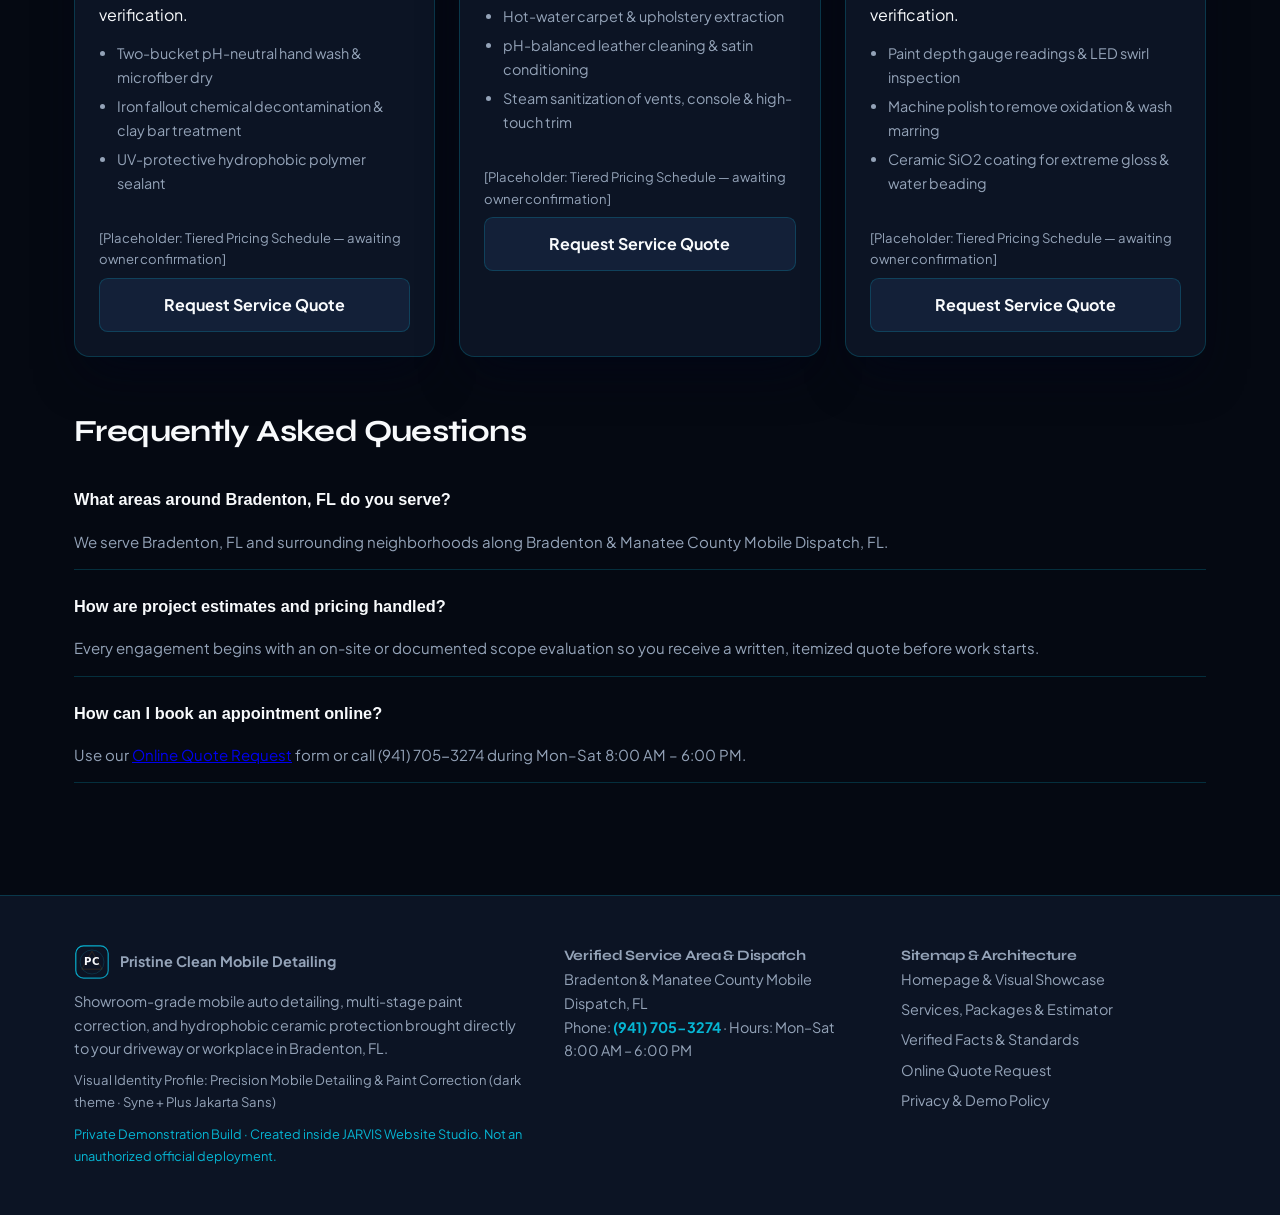
<file: services.html>
<!DOCTYPE html>
<html lang="en" data-theme="dark" data-industry="auto_detailing">
<head>
  <meta charset="UTF-8" />
  <meta name="viewport" content="width=device-width, initial-scale=1.0" />
  <title>Services, Packages &amp; Estimator | Pristine Clean Mobile Detailing</title>
  <meta name="description" content="Pristine Clean Mobile Detailing in Bradenton, FL: Showroom-grade mobile auto detailing, multi-stage paint correction, and hydrophobic ceramic protection broug" />
  <meta property="og:title" content="Services, Packages &amp; Estimator | Pristine Clean Mobile Detailing" />
  <meta property="og:description" content="Pristine Clean Mobile Detailing in Bradenton, FL: Showroom-grade mobile auto detailing, multi-stage paint correction, and hydrophobic ceramic protection broug" />
  <meta property="og:type" content="website" />
  <meta property="og:image" content="https://pristine-clean-mobile-detailing.example.com/hero-visual.svg" />
  <link rel="canonical" href="https://pristine-clean-mobile-detailing.example.com/services.html" />
  <link rel="preconnect" href="https://fonts.googleapis.com" />
  <link rel="preconnect" href="https://fonts.gstatic.com" crossorigin />
  <link rel="stylesheet" href="https://fonts.googleapis.com/css2?family=Plus+Jakarta+Sans:wght@400;500;600;700&family=Syne:wght@700;800&display=swap" />
  <link rel="stylesheet" href="styles.css" />
  <script type="application/ld+json">
{
  "@context": "https://schema.org",
  "@type": "LocalBusiness",
  "name": "Pristine Clean Mobile Detailing",
  "description": "Pristine Clean Mobile Detailing in Bradenton, FL: Showroom-grade mobile auto detailing, multi-stage paint correction, and hydrophobic ceramic protection broug",
  "image": "https://pristine-clean-mobile-detailing.example.com/hero-visual.svg",
  "telephone": "(941) 705-3274",
  "address": {
    "@type": "PostalAddress",
    "streetAddress": "Bradenton & Manatee County Mobile Dispatch, FL",
    "addressLocality": "Bradenton, FL"
  },
  "url": "https://pristine-clean-mobile-detailing.example.com/"
}
  </script>
</head>
<body>

  <header class="site-header" data-theme="dark">
    <div class="container nav-row">
      <a href="index.html" class="brand">
        <img src="brand-emblem.svg" alt="Pristine Clean Mobile Detailing emblem" width="42" height="42" class="brand-emblem" />
        <span>
          <strong class="brand-name">Pristine Clean Mobile Detailing</strong>
          <small class="brand-loc">Precision Mobile Detailing &amp; Paint Correction · Bradenton, FL</small>
        </span>
      </a>
      <button type="button" class="nav-toggle" data-nav-toggle aria-expanded="false" aria-controls="primary-navigation" aria-label="Toggle navigation menu">Menu</button>
      <nav id="primary-navigation" class="site-nav" data-nav-menu aria-label="Primary Navigation">
        <a href="index.html" class="">Home</a>
        <a href="services.html" class="active">Services &amp; Packages</a>
        <a href="about.html" class="">About &amp; Facts</a>
        <a href="contact.html" class="">Request Quote</a>
        <a href="privacy.html" class="">Demo Notice</a>
        <a href="tel:9417053274" class="nav-cta-phone">(941) 705-3274</a>
      </nav>
    </div>
  </header>
  <main class="section">
    <div class="container">
      <span class="eyebrow-badge">Service Architecture · Precision Mobile Detailing &amp; Paint Correction</span>
      <h1>Services, Packages &amp; Technical Capabilities</h1>
      <p class="lead">Comprehensive mobile auto detailing &amp; paint correction solutions tailored for clients across Bradenton, FL.</p>
      <div class="cards-grid">
        
        <article class="service-card service-card--media">
          <div class="service-card-media">
            <img
              src="https://images.unsplash.com/photo-1520340356584-f9917d1eea6f?auto=format&fit=crop&w=900&q=80"
              data-local-asset="service-1.svg"
              onerror="this.onerror=null;this.src='service-1.svg';"
              alt="Ceramic Coating &amp; Hydrophobic Paint Protection — Pristine Clean Mobile Detailing"
              width="800"
              height="520"
              loading="lazy"
              decoding="async"
            />
            <span class="step-badge">SERVICE 01</span>
          </div>
          <div class="service-card-body">
            <h2>Ceramic Coating &amp; Hydrophobic Paint Protection</h2>
            <p>Includes initial inspection, written scope documentation, and post-service verification.</p>
            <ul class="deliverable-list">
              <li>Two-bucket pH-neutral hand wash &amp; microfiber dry</li>
              <li>Iron fallout chemical decontamination &amp; clay bar treatment</li>
              <li>UV-protective hydrophobic polymer sealant</li>
            </ul>
            <p class="muted-note">[Placeholder: Tiered Pricing Schedule — awaiting owner confirmation]</p>
            <a href="contact.html?service=Ceramic%20Coating%20%26%20Hydrophobic%20Paint%20Protection" class="btn-secondary full-width">Request Service Quote</a>
          </div>
        </article>
        
        <article class="service-card service-card--media">
          <div class="service-card-media">
            <img
              src="https://images.unsplash.com/photo-1507136566006-cfc505b114fc?auto=format&fit=crop&w=900&q=80"
              data-local-asset="service-2.svg"
              onerror="this.onerror=null;this.src='service-2.svg';"
              alt="Full Interior Steam Extraction &amp; Leather Restoration — Pristine Clean Mobile Detailing"
              width="800"
              height="520"
              loading="lazy"
              decoding="async"
            />
            <span class="step-badge">SERVICE 02</span>
          </div>
          <div class="service-card-body">
            <h2>Full Interior Steam Extraction &amp; Leather Restoration</h2>
            <p>Includes initial inspection, written scope documentation, and post-service verification.</p>
            <ul class="deliverable-list">
              <li>Hot-water carpet &amp; upholstery extraction</li>
              <li>pH-balanced leather cleaning &amp; satin conditioning</li>
              <li>Steam sanitization of vents, console &amp; high-touch trim</li>
            </ul>
            <p class="muted-note">[Placeholder: Tiered Pricing Schedule — awaiting owner confirmation]</p>
            <a href="contact.html?service=Full%20Interior%20Steam%20Extraction%20%26%20Leather%20Restoration" class="btn-secondary full-width">Request Service Quote</a>
          </div>
        </article>
        
        <article class="service-card service-card--media">
          <div class="service-card-media">
            <img
              src="https://images.unsplash.com/photo-1619642751034-765dfdf7c58e?auto=format&fit=crop&w=900&q=80"
              data-local-asset="service-3.svg"
              onerror="this.onerror=null;this.src='service-3.svg';"
              alt="Deionized Foam Hand Wash &amp; Clay Bar Decontamination — Pristine Clean Mobile Detailing"
              width="800"
              height="520"
              loading="lazy"
              decoding="async"
            />
            <span class="step-badge">SERVICE 03</span>
          </div>
          <div class="service-card-body">
            <h2>Deionized Foam Hand Wash &amp; Clay Bar Decontamination</h2>
            <p>Includes initial inspection, written scope documentation, and post-service verification.</p>
            <ul class="deliverable-list">
              <li>Paint depth gauge readings &amp; LED swirl inspection</li>
              <li>Machine polish to remove oxidation &amp; wash marring</li>
              <li>Ceramic SiO2 coating for extreme gloss &amp; water beading</li>
            </ul>
            <p class="muted-note">[Placeholder: Tiered Pricing Schedule — awaiting owner confirmation]</p>
            <a href="contact.html?service=Deionized%20Foam%20Hand%20Wash%20%26%20Clay%20Bar%20Decontamination" class="btn-secondary full-width">Request Service Quote</a>
          </div>
        </article>
        
        <article class="service-card service-card--media">
          <div class="service-card-media">
            <img
              src="https://images.unsplash.com/photo-1520340356584-f9917d1eea6f?auto=format&fit=crop&w=900&q=80"
              data-local-asset="service-1.svg"
              onerror="this.onerror=null;this.src='service-1.svg';"
              alt="Multi-Stage Swirl Removal &amp; Paint Correction — Pristine Clean Mobile Detailing"
              width="800"
              height="520"
              loading="lazy"
              decoding="async"
            />
            <span class="step-badge">SERVICE 04</span>
          </div>
          <div class="service-card-body">
            <h2>Multi-Stage Swirl Removal &amp; Paint Correction</h2>
            <p>Includes initial inspection, written scope documentation, and post-service verification.</p>
            <ul class="deliverable-list">
              <li>Two-bucket pH-neutral hand wash &amp; microfiber dry</li>
              <li>Iron fallout chemical decontamination &amp; clay bar treatment</li>
              <li>UV-protective hydrophobic polymer sealant</li>
            </ul>
            <p class="muted-note">[Placeholder: Tiered Pricing Schedule — awaiting owner confirmation]</p>
            <a href="contact.html?service=Multi-Stage%20Swirl%20Removal%20%26%20Paint%20Correction" class="btn-secondary full-width">Request Service Quote</a>
          </div>
        </article>
        
        <article class="service-card service-card--media">
          <div class="service-card-media">
            <img
              src="https://images.unsplash.com/photo-1507136566006-cfc505b114fc?auto=format&fit=crop&w=900&q=80"
              data-local-asset="service-2.svg"
              onerror="this.onerror=null;this.src='service-2.svg';"
              alt="Headlight Optical Clarity Restoration — Pristine Clean Mobile Detailing"
              width="800"
              height="520"
              loading="lazy"
              decoding="async"
            />
            <span class="step-badge">SERVICE 05</span>
          </div>
          <div class="service-card-body">
            <h2>Headlight Optical Clarity Restoration</h2>
            <p>Includes initial inspection, written scope documentation, and post-service verification.</p>
            <ul class="deliverable-list">
              <li>Hot-water carpet &amp; upholstery extraction</li>
              <li>pH-balanced leather cleaning &amp; satin conditioning</li>
              <li>Steam sanitization of vents, console &amp; high-touch trim</li>
            </ul>
            <p class="muted-note">[Placeholder: Tiered Pricing Schedule — awaiting owner confirmation]</p>
            <a href="contact.html?service=Headlight%20Optical%20Clarity%20Restoration" class="btn-secondary full-width">Request Service Quote</a>
          </div>
        </article>
        
        <article class="service-card service-card--media">
          <div class="service-card-media">
            <img
              src="https://images.unsplash.com/photo-1619642751034-765dfdf7c58e?auto=format&fit=crop&w=900&q=80"
              data-local-asset="service-3.svg"
              onerror="this.onerror=null;this.src='service-3.svg';"
              alt="Engine Bay Degreasing &amp; Satin Dressing — Pristine Clean Mobile Detailing"
              width="800"
              height="520"
              loading="lazy"
              decoding="async"
            />
            <span class="step-badge">SERVICE 06</span>
          </div>
          <div class="service-card-body">
            <h2>Engine Bay Degreasing &amp; Satin Dressing</h2>
            <p>Includes initial inspection, written scope documentation, and post-service verification.</p>
            <ul class="deliverable-list">
              <li>Paint depth gauge readings &amp; LED swirl inspection</li>
              <li>Machine polish to remove oxidation &amp; wash marring</li>
              <li>Ceramic SiO2 coating for extreme gloss &amp; water beading</li>
            </ul>
            <p class="muted-note">[Placeholder: Tiered Pricing Schedule — awaiting owner confirmation]</p>
            <a href="contact.html?service=Engine%20Bay%20Degreasing%20%26%20Satin%20Dressing" class="btn-secondary full-width">Request Service Quote</a>
          </div>
        </article>
      </div>

      <section class="faq-section">
        <h2>Frequently Asked Questions</h2>
        <div class="faq-list" data-faq-list>
          <div class="faq-item">
            <button type="button" class="faq-question" data-faq-toggle aria-expanded="true">What areas around Bradenton, FL do you serve?</button>
            <div class="faq-answer">We serve Bradenton, FL and surrounding neighborhoods along Bradenton &amp; Manatee County Mobile Dispatch, FL.</div>
          </div>
          <div class="faq-item">
            <button type="button" class="faq-question" data-faq-toggle aria-expanded="false">How are project estimates and pricing handled?</button>
            <div class="faq-answer">Every engagement begins with an on-site or documented scope evaluation so you receive a written, itemized quote before work starts.</div>
          </div>
          <div class="faq-item">
            <button type="button" class="faq-question" data-faq-toggle aria-expanded="false">How can I book an appointment online?</button>
            <div class="faq-answer">Use our <a href="contact.html">Online Quote Request</a> form or call (941) 705-3274 during Mon–Sat 8:00 AM – 6:00 PM.</div>
          </div>
        </div>
      </section>
    </div>
  </main>

  <footer class="site-footer">
    <div class="container footer-grid">
      <div>
        <div class="footer-brand-row">
          <img src="brand-emblem.svg" alt="Pristine Clean Mobile Detailing crest" width="36" height="36" loading="lazy" decoding="async" />
          <strong>Pristine Clean Mobile Detailing</strong>
        </div>
        <p>Showroom-grade mobile auto detailing, multi-stage paint correction, and hydrophobic ceramic protection brought directly to your driveway or workplace in Bradenton, FL.</p>
        <p class="muted-note">Visual Identity Profile: Precision Mobile Detailing &amp; Paint Correction (dark theme · Syne + Plus Jakarta Sans)</p>
        <p class="demo-banner">Private Demonstration Build · Created inside JARVIS Website Studio. Not an unauthorized official deployment.</p>
      </div>
      <div>
        <h4>Verified Service Area &amp; Dispatch</h4>
        <p>Bradenton &amp; Manatee County Mobile Dispatch, FL</p>
        <p>Phone: <a href="tel:9417053274" class="tel-link">(941) 705-3274</a> · Hours: Mon–Sat 8:00 AM – 6:00 PM</p>
      </div>
      <div>
        <h4>Sitemap &amp; Architecture</h4>
        <ul class="footer-links">
          <li><a href="index.html">Homepage &amp; Visual Showcase</a></li>
          <li><a href="services.html">Services, Packages &amp; Estimator</a></li>
          <li><a href="about.html">Verified Facts &amp; Standards</a></li>
          <li><a href="contact.html">Online Quote Request</a></li>
          <li><a href="privacy.html">Privacy &amp; Demo Policy</a></li>
        </ul>
      </div>
    </div>
  </footer>
  <script src="app.js"></script>
</body>
</html>
</file>
<file: styles.css>
/* Industry Profile: auto_detailing | Theme: dark | Palette: #06b6d4 / #0891b2 */
:root {
  --bg: #050912;
  --surface: #0c1424;
  --surface-alt: #132038;
  --surface-glass: rgba(12, 20, 36, 0.86);
  --text: #f8fafc;
  --muted: #94a3b8;
  --accent: #06b6d4;
  --accent-strong: #0891b2;
  --accent-contrast: #020617;
  --highlight: #f59e0b;
  --border: rgba(6, 182, 212, 0.22);
  --badge-bg: rgba(6, 182, 212, 0.14);
  --shadow: 0 24px 48px -12px rgba(2, 6, 23, 0.72);
  --font-display: 'Syne', 'Space Grotesk', system-ui, -apple-system, sans-serif;
  --font-body: 'Plus Jakarta Sans', 'Inter', system-ui, -apple-system, sans-serif;
}
* { box-sizing: border-box; margin: 0; padding: 0; }
html, body {
  overflow-x: hidden;
  max-width: 100%;
  scroll-behavior: smooth;
}
body {
  font-family: var(--font-body);
  background: var(--bg);
  color: var(--text);
  line-height: 1.65;
  -webkit-font-smoothing: antialiased;
}
img {
  max-width: 100%;
  height: auto;
  display: block;
}
a:focus-visible, button:focus-visible, input:focus-visible, select:focus-visible, textarea:focus-visible {
  outline: 2px solid var(--accent);
  outline-offset: 2px;
}
.container { max-width: 1240px; margin: 0 auto; padding: 0 1.5rem; }
.site-header {
  position: sticky;
  top: 0;
  z-index: 40;
  background: var(--surface-glass);
  backdrop-filter: blur(14px);
  border-bottom: 1px solid var(--border);
}
.nav-row { display: flex; align-items: center; justify-content: space-between; min-height: 4.5rem; gap: 1rem; }
.brand { display: flex; align-items: center; gap: 0.75rem; text-decoration: none; color: var(--text); min-width: 0; }
.brand-emblem { width: 2.5rem; height: 2.5rem; border-radius: 0.6rem; flex-shrink: 0; }
.brand-name { display: block; font-family: var(--font-display); font-size: 1.02rem; font-weight: 700; letter-spacing: -0.01em; white-space: nowrap; }
.brand-loc { display: block; font-size: 0.72rem; color: var(--muted); white-space: nowrap; overflow: hidden; text-overflow: ellipsis; max-width: 280px; }
.site-nav { display: flex; align-items: center; gap: 0.4rem; flex-wrap: nowrap; }
.site-nav a {
  color: var(--muted);
  text-decoration: none;
  font-size: 0.88rem;
  font-weight: 500;
  padding: 0.45rem 0.7rem;
  min-height: 44px;
  white-space: nowrap;
  display: inline-flex;
  align-items: center;
  border-radius: 0.45rem;
  transition: all 0.18s ease;
}
.site-nav a.active, .site-nav a:hover { color: var(--text); background: var(--badge-bg); }
.site-nav a.nav-cta-phone {
  background: var(--accent);
  color: var(--accent-contrast);
  font-weight: 700;
  padding: 0.5rem 1rem;
}
.nav-toggle {
  display: none;
  background: var(--surface-alt);
  color: var(--text);
  border: 1px solid var(--border);
  padding: 0.55rem 0.95rem;
  min-height: 44px;
  min-width: 44px;
  border-radius: 0.45rem;
  font-weight: 600;
  cursor: pointer;
}
.hero { padding: 4.25rem 0 3.75rem; border-bottom: 1px solid var(--border); }
.hero-grid { display: grid; grid-template-columns: 1.15fr 1fr; gap: 2.5rem; align-items: start; }
.hero-visual-stack { display: flex; flex-direction: column; gap: 1.5rem; }
.hero-media {
  position: relative;
  border-radius: 1rem;
  overflow: hidden;
  border: 1px solid var(--border);
  background: var(--surface);
  box-shadow: var(--shadow);
}
.hero-img {
  width: 100%;
  aspect-ratio: 3 / 2;
  object-fit: cover;
}
.hero-floating-badge {
  position: absolute;
  left: 1rem;
  bottom: 2.6rem;
  background: var(--surface-glass);
  backdrop-filter: blur(12px);
  border: 1px solid var(--border);
  border-radius: 0.75rem;
  padding: 0.65rem 1rem;
  max-width: calc(100% - 2rem);
}
.hero-floating-badge strong { display: block; font-size: 0.85rem; color: var(--accent); }
.hero-floating-badge span { font-size: 0.78rem; color: var(--text); }
.media-caption {
  padding: 0.45rem 0.85rem;
  font-size: 0.74rem;
  color: var(--muted);
  background: var(--surface);
  border-top: 1px solid var(--border);
}
.eyebrow-badge {
  display: inline-block;
  padding: 0.32rem 0.85rem;
  border-radius: 999px;
  background: var(--badge-bg);
  color: var(--accent);
  font-size: 0.78rem;
  font-weight: 700;
  letter-spacing: 0.05em;
  text-transform: uppercase;
  margin-bottom: 1rem;
}
h1, h2, h3, h4 { font-family: var(--font-display); letter-spacing: -0.02em; }
h1 { font-size: clamp(2.1rem, 3.8vw, 3.35rem); line-height: 1.12; margin-bottom: 0.65rem; }
.hero-kicker { font-size: clamp(1.1rem, 1.6vw, 1.35rem); font-weight: 600; color: var(--accent); margin-bottom: 0.9rem; }
h2 { font-size: clamp(1.45rem, 2.4vw, 2.1rem); line-height: 1.2; margin-bottom: 0.85rem; }
h3 { font-size: 1.2rem; line-height: 1.3; margin-bottom: 0.5rem; }
.lead { font-size: 1.06rem; color: var(--muted); max-width: 65ch; margin-bottom: 1.75rem; }
.cta-group { display: flex; flex-wrap: wrap; gap: 0.85rem; margin-bottom: 2rem; }
.btn-primary, .btn-secondary {
  display: inline-flex;
  align-items: center;
  justify-content: center;
  min-height: 46px;
  padding: 0.8rem 1.45rem;
  border-radius: 0.55rem;
  font-weight: 700;
  text-decoration: none;
  cursor: pointer;
  border: 1px solid transparent;
  text-align: center;
  transition: transform 0.15s ease, box-shadow 0.15s ease;
}
.btn-primary:hover, .btn-secondary:hover { transform: translateY(-1px); }
.btn-primary { background: var(--accent); color: var(--accent-contrast); }
.btn-secondary { background: var(--surface-alt); color: var(--text); border-color: var(--border); }
.full-width { width: 100%; }
.trust-strip {
  display: grid;
  grid-template-columns: repeat(2, 1fr);
  gap: 1rem;
  padding-top: 1.5rem;
  border-top: 1px solid var(--border);
}
.trust-strip strong { display: block; font-size: 0.75rem; text-transform: uppercase; letter-spacing: 0.04em; color: var(--accent); }
.trust-strip span { font-size: 0.92rem; color: var(--text); font-weight: 500; }
.estimator-card, .service-card, .contact-card {
  background: var(--surface);
  border: 1px solid var(--border);
  border-radius: 0.95rem;
  padding: 1.65rem;
  box-shadow: var(--shadow);
}
.service-card--media { padding: 0; overflow: hidden; display: flex; flex-direction: column; }
.service-card-media { position: relative; aspect-ratio: 16 / 10; background: var(--surface-alt); overflow: hidden; }
.service-card-media img { width: 100%; height: 100%; object-fit: cover; transition: transform 0.35s ease; }
.service-card--media:hover .service-card-media img { transform: scale(1.03); }
.step-badge {
  position: absolute;
  top: 0.85rem;
  left: 0.85rem;
  background: var(--surface-glass);
  backdrop-filter: blur(8px);
  color: var(--accent);
  border: 1px solid var(--border);
  padding: 0.25rem 0.65rem;
  border-radius: 999px;
  font-size: 0.75rem;
  font-weight: 800;
}
.service-card-body { padding: 1.5rem; display: flex; flex-direction: column; flex: 1; }
.deliverable-list { padding-left: 1.15rem; margin: 0.85rem 0 1.1rem; color: var(--muted); font-size: 0.9rem; }
.deliverable-list li { margin-bottom: 0.35rem; }
.section { padding: 4rem 0; }
.alt-bg { background: var(--surface-alt); }
.section-header { display: flex; justify-content: space-between; align-items: flex-end; margin-bottom: 1.85rem; gap: 1rem; flex-wrap: wrap; }
.cards-grid { display: grid; grid-template-columns: repeat(auto-fit, minmax(290px, 1fr)); gap: 1.5rem; }
.split-grid { display: grid; grid-template-columns: repeat(2, 1fr); gap: 2rem; }
.process-timeline { display: grid; grid-template-columns: repeat(4, 1fr); gap: 1.25rem; }
.process-step {
  background: var(--surface);
  border: 1px solid var(--border);
  border-radius: 0.9rem;
  padding: 1.5rem;
}
.process-num {
  display: inline-block;
  font-family: var(--font-display);
  font-size: 1.35rem;
  font-weight: 800;
  color: var(--accent);
  margin-bottom: 0.5rem;
}
.gallery-grid { display: grid; grid-template-columns: repeat(3, 1fr); gap: 1.5rem; }
.gallery-card {
  background: var(--surface);
  border: 1px solid var(--border);
  border-radius: 0.95rem;
  overflow: hidden;
  box-shadow: var(--shadow);
}
.gallery-media { position: relative; aspect-ratio: 16 / 11; overflow: hidden; background: var(--surface-alt); }
.gallery-media img { width: 100%; height: 100%; object-fit: cover; }
.gallery-tag {
  position: absolute;
  bottom: 0.75rem;
  left: 0.75rem;
  background: var(--surface-glass);
  color: var(--accent);
  border: 1px solid var(--border);
  padding: 0.22rem 0.65rem;
  border-radius: 999px;
  font-size: 0.72rem;
  font-weight: 700;
  text-transform: uppercase;
}
.gallery-caption { padding: 1.25rem; }
.gallery-caption p { color: var(--muted); font-size: 0.9rem; }
.table-responsive { width: 100%; overflow-x: auto; border-radius: 0.9rem; border: 1px solid var(--border); background: var(--surface); }
.comparison-table { width: 100%; border-collapse: collapse; min-width: 620px; text-align: left; }
.comparison-table th, .comparison-table td { padding: 1rem 1.15rem; border-bottom: 1px solid var(--border); font-size: 0.92rem; }
.comparison-table thead th { background: var(--surface-alt); font-family: var(--font-display); font-weight: 700; }
.comparison-table .col-featured { background: var(--badge-bg); font-weight: 600; }
.step-num { font-size: 0.75rem; font-weight: 700; color: var(--accent); letter-spacing: 0.08em; display: block; margin-bottom: 0.4rem; }
.text-link { color: var(--accent); text-decoration: none; font-weight: 700; display: inline-block; margin-top: auto; padding-top: 0.5rem; }
.tel-link { color: var(--accent); text-decoration: none; font-weight: 700; }
.muted-note { font-size: 0.82rem; color: var(--muted); margin: 0.5rem 0; }
.fact-list, .placeholder-list { padding-left: 1.2rem; color: var(--muted); margin-top: 0.75rem; }
.fact-list li, .placeholder-list li { margin-bottom: 0.45rem; }
label { display: block; font-size: 0.85rem; font-weight: 600; margin: 0.85rem 0 0.3rem; }
input, select, textarea {
  width: 100%;
  min-height: 44px;
  padding: 0.65rem 0.85rem;
  border-radius: 0.45rem;
  border: 1px solid var(--border);
  background: var(--bg);
  color: var(--text);
  font-family: inherit;
  font-size: 0.95rem;
}
.estimator-output {
  margin: 1rem 0;
  padding: 0.9rem;
  border-radius: 0.55rem;
  background: var(--surface-alt);
  border-left: 3px solid var(--accent);
  font-size: 0.88rem;
}
.cta-banner {
  background: var(--surface);
  border: 1px solid var(--border);
  border-radius: 1rem;
  padding: 2.25rem;
  display: flex;
  justify-content: space-between;
  align-items: center;
  gap: 2rem;
  flex-wrap: wrap;
}
.faq-section { margin-top: 3.5rem; }
.faq-item { border-bottom: 1px solid var(--border); padding: 0.9rem 0; }
.faq-question {
  width: 100%;
  min-height: 44px;
  text-align: left;
  background: none;
  border: none;
  color: var(--text);
  font-size: 1.02rem;
  font-weight: 600;
  cursor: pointer;
}
.faq-answer { margin-top: 0.5rem; color: var(--muted); font-size: 0.94rem; }
.form-status { margin-top: 0.9rem; font-size: 0.9rem; font-weight: 500; }
.site-footer {
  border-top: 1px solid var(--border);
  background: var(--surface);
  padding: 3rem 0;
  margin-top: 3rem;
}
.footer-brand-row { display: flex; align-items: center; gap: 0.65rem; margin-bottom: 0.6rem; }
.footer-grid { display: grid; grid-template-columns: 1.5fr 1fr 1fr; gap: 2rem; font-size: 0.9rem; color: var(--muted); }
.footer-links { list-style: none; }
.footer-links li { margin-bottom: 0.4rem; }
.footer-links a { color: var(--muted); text-decoration: none; }
.footer-links a:hover { color: var(--accent); }
.demo-banner { margin-top: 0.75rem; font-size: 0.8rem; color: var(--accent); }

/* 5-Viewport Responsive Architecture: 1920px, 1440px, 768px, 390px, 375px */
@media (min-width: 1920px) {
  .container { max-width: 1380px; }
  .hero { padding: 5.5rem 0 4.5rem; }
}
@media (max-width: 1440px) {
  .container { max-width: 1180px; }
}
@media (max-width: 1024px) {
  .hero-grid, .split-grid, .footer-grid { grid-template-columns: 1fr; }
  .process-timeline { grid-template-columns: repeat(2, 1fr); }
  .gallery-grid { grid-template-columns: repeat(2, 1fr); }
}
@media (max-width: 768px) {
  .nav-toggle { display: inline-flex; align-items: center; justify-content: center; }
  .site-nav {
    display: none;
    position: absolute;
    top: 4.5rem;
    left: 0;
    right: 0;
    background: var(--surface);
    flex-direction: column;
    align-items: stretch;
    padding: 1rem;
    border-bottom: 1px solid var(--border);
    box-shadow: var(--shadow);
  }
  .site-nav.open { display: flex; }
  .trust-strip, .process-timeline, .gallery-grid { grid-template-columns: 1fr; }
  .cta-banner { padding: 1.5rem; }
}
@media (max-width: 480px) {
  .container { padding: 0 1rem; }
  .hero { padding: 2.5rem 0; }
  .cta-group .btn-primary, .cta-group .btn-secondary { width: 100%; }
}
@media (max-width: 390px) {
  h1 { font-size: 1.85rem; }
  .estimator-card, .service-card, .contact-card { padding: 1.25rem; }
}
@media (max-width: 375px) {
  .container { padding: 0 0.85rem; }
  h1 { font-size: 1.72rem; }
  .brand-name { font-size: 0.95rem; }
}
</file>
